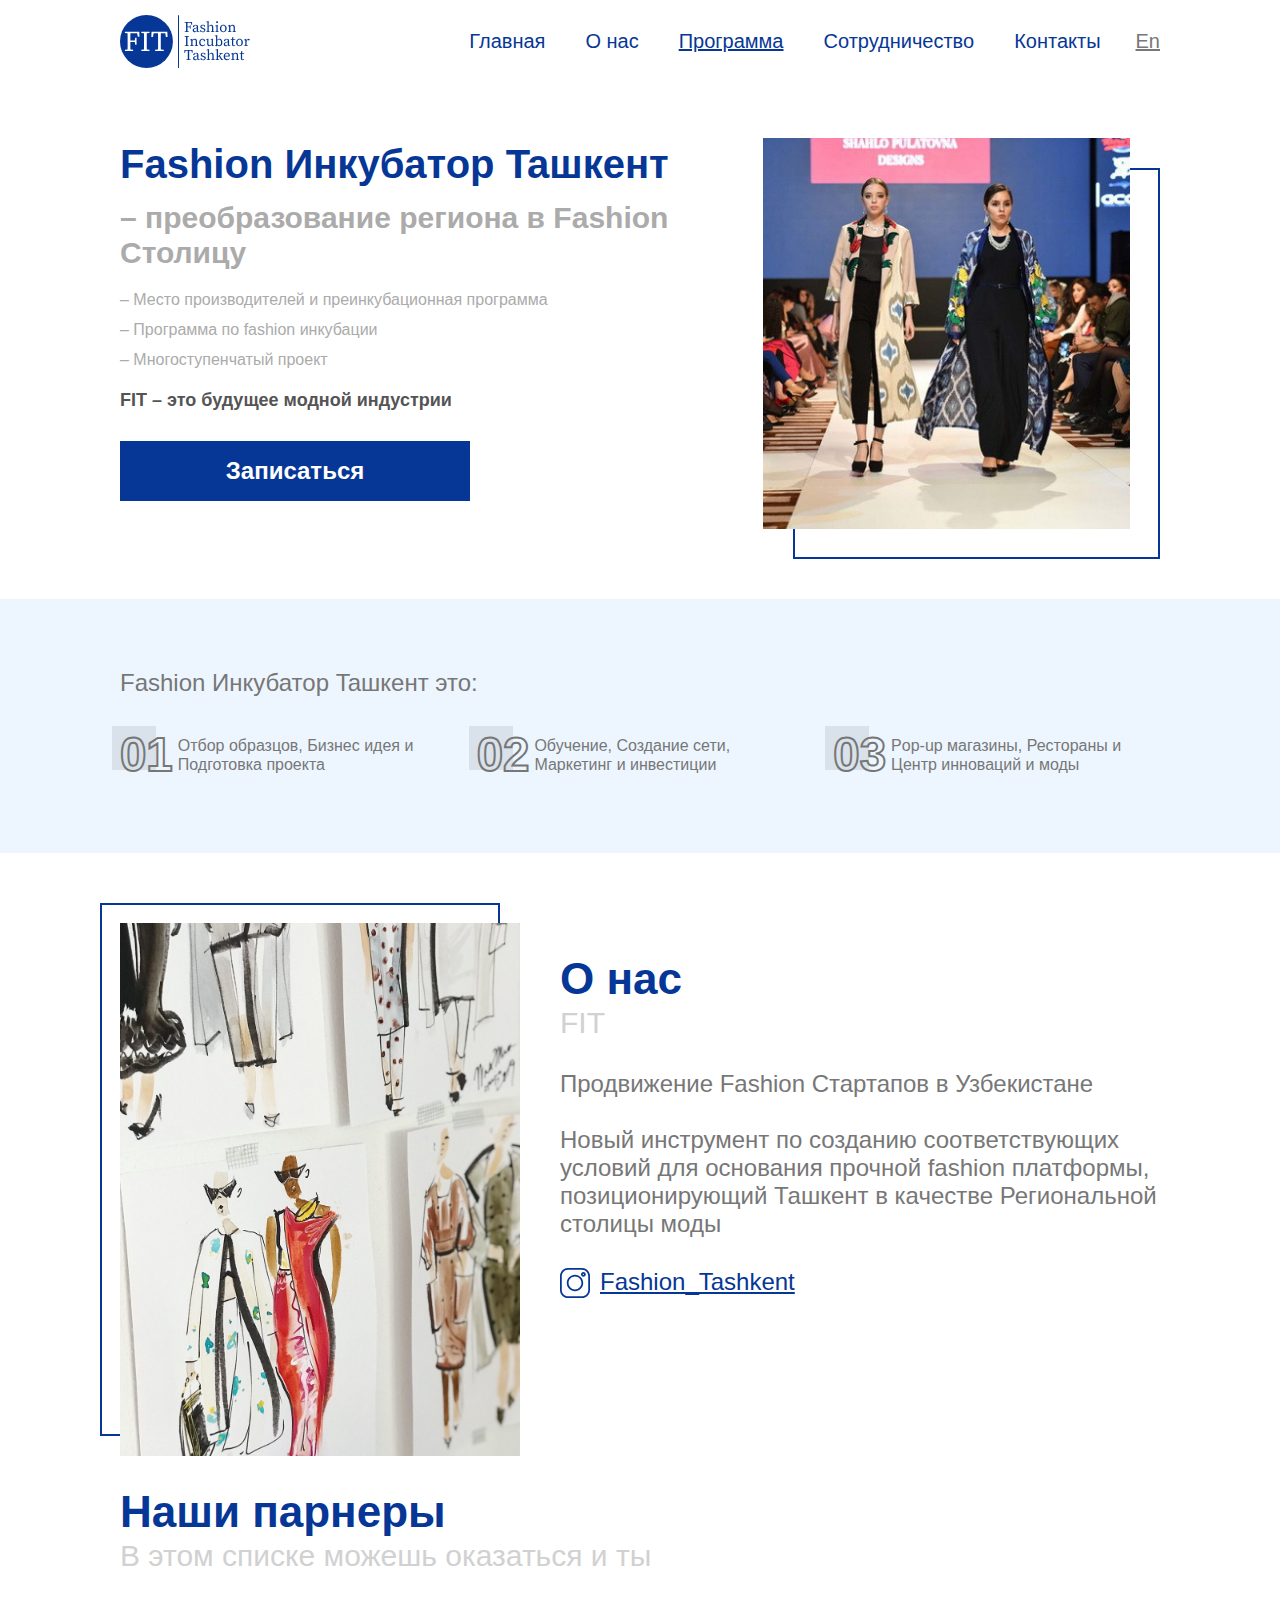
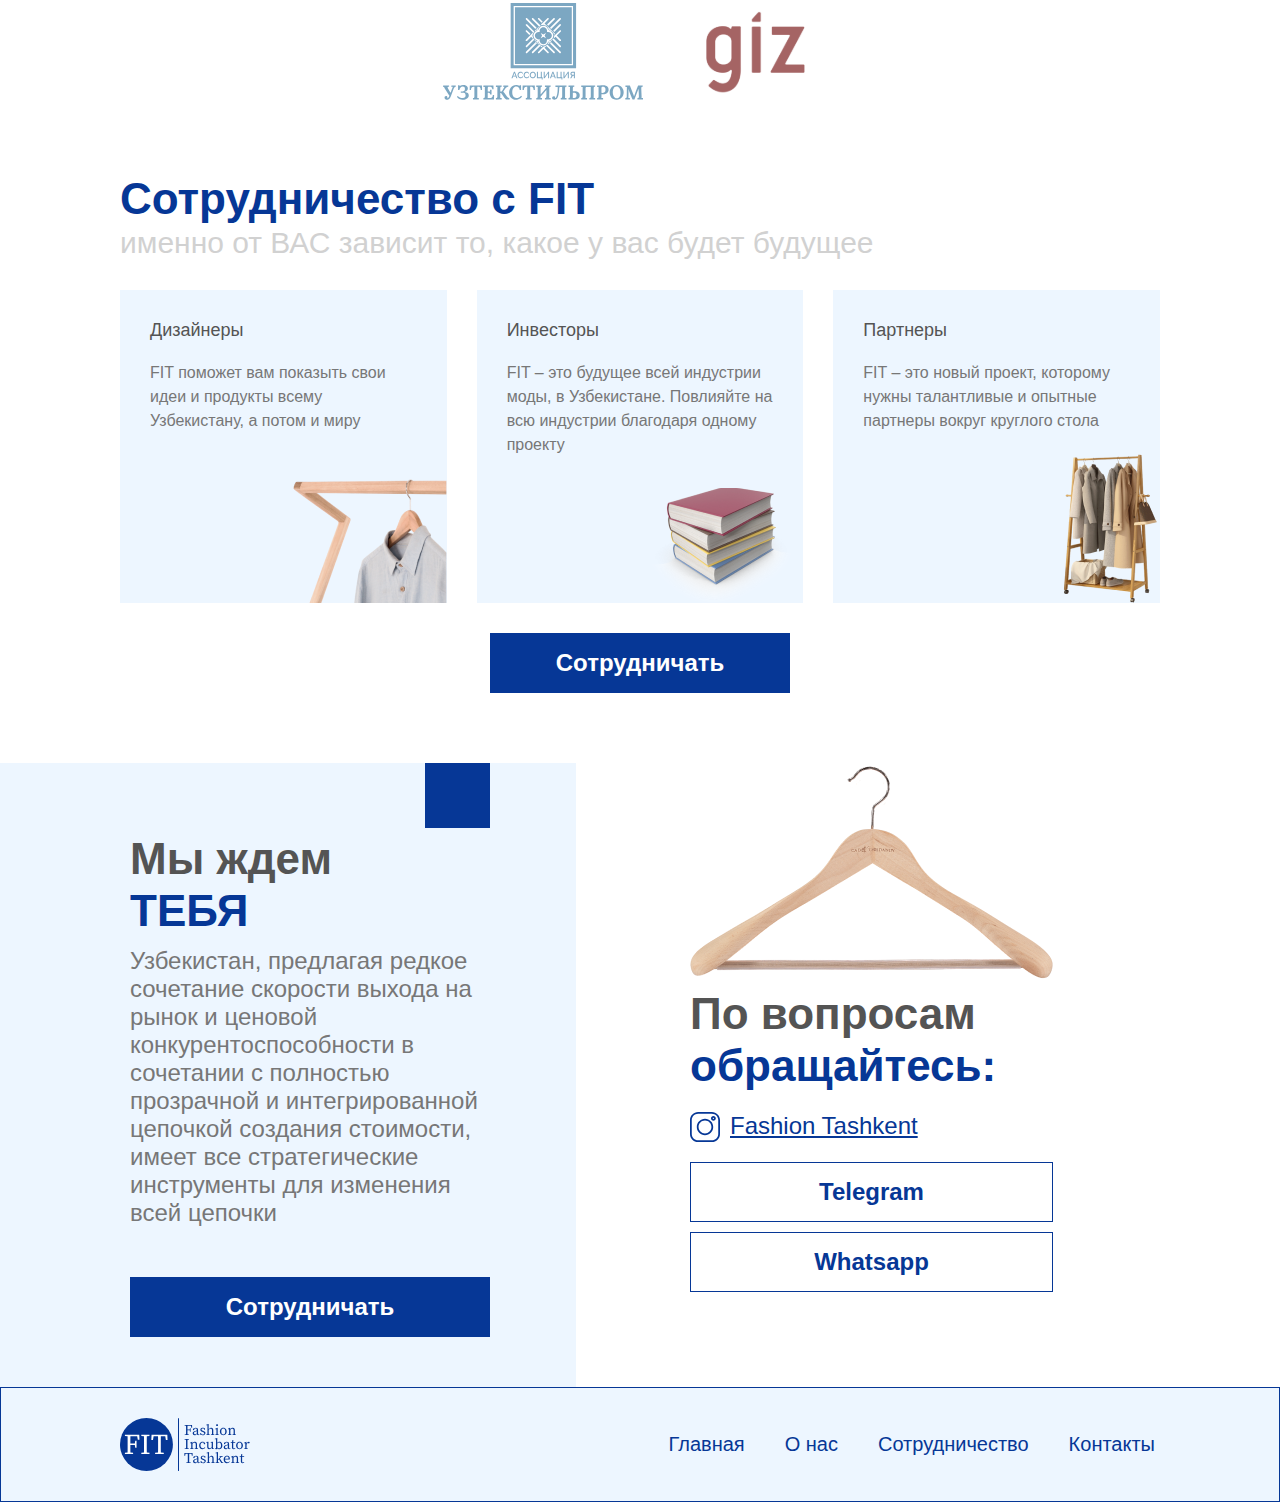
<file: index.html>
<!DOCTYPE html>
<html lang="en">
<head>
    <meta charset="UTF-8">
    <meta http-equiv="X-UA-Compatible" content="IE=edge">
    <meta name="viewport" content="width=device-width, initial-scale=1.0">
    <title>FIT (Fashion Incubator in Tashkent)</title>
    <link rel="stylesheet" href="css/reset.css">
    <link rel="stylesheet" href="css/main.css">
</head>
<body class="body">
    <div class="body__wrapper">
        <div class="header">
            <div class="header__container container">
                <div class="header__logo">
                    <a href="">
                        <img src="img/logo.svg" alt="FIT">
                    </a>
                </div>
                <div class="header__body">
                    <div id="header__list" class="header__list">
                        <div class="header__item">
                            <a class="header__link" href="#main">Главная</a>
                        </div>
                        <div class="header__item">
                            <a class="header__link" href="#about">О нас</a>
                        </div>
                        <div class="header__item">
                            <a class="header__link header__link-underline" href="presentation.html">Программа</a>
                        </div>
                        <div class="header__item">
                            <a class="header__link" href="#partnership">Сотрудничество</a>
                        </div>
                        <div class="header__item">
                            <a class="header__link" href="#contacts">Контакты</a>
                        </div>
                        <div class="header__lang">
                            <a href="indexEn.html">En</a>
                        </div>
                    </div>
                </div>
                <div class="menu__icon">
                    <span></span>
                </div>
            </div>
        </div>
        <div id="main" class="main">
            <div class="main__container container">
                <div class="main__text">
                    <h1 class="main__title">Fashion Инкубатор Taшкент 
                        </h1>
                    <div class="subtitle">
                        <p class="main__subtitle">– преобразование  региона в Fashion Столицу</p>
                        <p class="main__list">
                            – Место производителей и преинкубационная программа<br>
                            – Программа по fashion инкубации<br>
                            – Многоступенчатый проект
                            <br>
                        </p>
                        <p class="main__slogan">FIT – это будущее модной индустрии</p>
                    </div>
                    <a class="main__button button" target="_blank" href="https://forms.gle/j8xCzWFa3QPu8zXg9">Записаться</a>
                </div>
                <div class="main__image">
                    <img src="img/main.jpg" alt="Fashion Tashkent" class="img">
                </div>
            </div>
        </div>
        <div class="number">
            <div class="number__container container">
                <h2 class="number__title">Fashion Инкубатор Taшкент это:</h2>
                <div class="number__list">
                    <div class="number__item">
                        <div class="number__number">01</div>
                        <div class="number__text">Отбор образцов, Бизнес идея и Подготовка проекта</div>
                    </div>
                    <div class="number__item">
                        <div class="number__number">02</div>
                        <div class="number__text">Обучение, Создание сети, Маркетинг и инвестиции</div>
                    </div>
                    <div class="number__item">
                        <div class="number__number">03</div>
                        <div class="number__text">Pop-up магазины, Рестораны и Центр инноваций и моды</div>
                    </div>
                </div>
            </div>
        </div>
        <div id="about" class="about">
            <div class="about__container container">
                <div class="about__image">
                    <img src="img/about.jpg" alt="" class="img">
                </div>
                <div class="about__text">
                    <div class="about__header">
                        <h2 class="about__title title">О нас</h2>
                        <div class="about__subtitle subtitle">FIT</div>
                    </div>
                    <p class="about__description">Продвижение Fashion Стартапов в Узбекистане<br> <br>
                        Новый инструмент по созданию соответствующих условий для  основания прочной fashion платформы, позиционирующий  Ташкент в качестве Региональной столицы  моды
                    </p>
                    <a class="about__instagram" href="/">
                        <svg class="about__icon svg">
                            <use xlink:href="#instagram"></use>
                        </svg>
                        <p>Fashion_Tashkent</p>
                    </a>
                </div>
            </div>
        </div>
        <div class="partners">
            <div class="partners__container container">
                <div class="partners__text">
                    <h2 class="partners__title title">Наши парнеры</h2>
                    <p class="partners__subtitile subtitle">
                        В этом списке можешь оказаться и ты
                    </p>
                </div>
                <div class="partners__list">
                    <div class="partners__item">
                        <a href="https://uzts.uz/">
                            <img src="img/Uztextile.svg" alt="" class="img-contain">
                        </a>
                    </div>
                    <div class="partners__item">
                        <a href="https://www.giz.de/en/html/index.html">
                            <img src="img/giz_logo.svg" alt="" class="img">
                        </a>
                    </div>
                </div>
            </div>
        </div>
        <div id="partnership" class="partnership">
            <div class="partnership__container container">
                <div class="partnership__text">
                    <h2 class="partnership__title title">Сотрудничество с FIT</h2>
                    <p class="partnership__subtitile subtitle">
                        именно от ВАС зависит то, какое у вас будет будущее
                    </p>
                </div>
                <div class="partnership__list">
                    <div class="partnership__item parneritem">
                        <div class="parneritem__title">
                            Дизайнеры
                        </div>
                        <div class="parneritem__subtitle">
                            FIT поможет вам показыть свои идеи и продукты всему Узбекистану, а потом и миру
                        </div>
                        <div class="parneritem__image">
                            <img src="img/1.png" alt="">
                        </div>
                    </div>
                    <div class="partnership__item parneritem">
                        <div class="parneritem__title">
                            Инвесторы
                        </div>
                        <div class="parneritem__subtitle">
                            FIT – это будущее всей индустрии моды, в Узбекистане. Повлияйте на всю индустрии благодаря одному проекту
                        </div>
                        <div class="parneritem__image">
                            <img src="img/2.png" alt="">
                        </div>
                    </div>
                    <div class="partnership__item parneritem">
                        <div class="parneritem__title">
                            Партнеры
                        </div>
                        <div class="parneritem__subtitle">
                            FIT – это новый проект, которому нужны талантливые и опытные партнеры вокруг круглого стола
                        </div>
                        <div class="parneritem__image">
                            <img src="img/3.png" alt="clothes">
                        </div>
                    </div>
                </div>
                <a class="partnership__button button" target="_blank" href="https://forms.gle/j8xCzWFa3QPu8zXg9">Сотрудничать</a>
            </div>
        </div>
        <div id="contacts" class="contacts">
            <div class="contacts__container container">
                <div class="contacts__text">
                    <h2 class="contacts__title title">Мы ждем</h2>
                    <p class="contacts__subtitle title">ТЕБЯ</p>
                    <p class="contacts__description">
                        Узбекистан, предлагая редкое сочетание скорости выхода на рынок и ценовой конкурентоспособности в сочетании с полностью прозрачной и интегрированной цепочкой создания стоимости, имеет все стратегические инструменты для изменения всей цепочки
                    </p>
                    <a class="contacts__button button" target="_blank" href="https://forms.gle/j8xCzWFa3QPu8zXg9">Сотрудничать</a>
                </div>
                <div class="contacts__questions">
                    <div class="contact__img">
                        <img src="img/clothes.png" alt="Вешалка" class="img-contain">
                    </div>
                    <h2 class="contacts__title title">По вопросам</h2>
                    <p class="contacts__subtitle title">обращайтесь:</p>
                    <a class="contacts__instagram about__instagram" href="/">
                        <svg class="about__icon svg">
                            <use xlink:href="#instagram"></use>
                        </svg>
                        <p>Fashion Tashkent</p>
                    </a>
                    <div class="social">
                        <a class="social__buttons button" href="/">Telegram</a>
                        <a class="social__buttons button" href="/">Whatsapp</a>
                    </div>
                </div>
            </div>
        </div>
        <div class="footer">
            <div class="footer__container container">
                <div class="header__logo">
                    <a href="">
                        <img src="img/logo.svg" alt="FIT">
                    </a>
                </div>
                <div class="header__list footer__list">
                    <div class="header__item">
                        <a class="header__link" href="#main">Главная</a>
                    </div>
                    <div class="header__item">
                        <a class="header__link" href="#about">О нас</a>
                    </div>
                    <div class="header__item">
                        <a class="header__link" href="#partnership">Сотрудничество</a>
                    </div>
                    <div class="header__item">
                        <a class="header__link" href="#contacts">Контакты</a>
                    </div>
                </div>
            </div>
        </div>
    </div>


    <!-- Иконки -->
    <svg display="none">
        <symbol id="instagram" viewBox="0 0 30 30">
            <path d="M21.8792 0H8.12071C3.64288 0 0 3.64288 0 8.12071V21.8795C0 26.3571 3.64288 29.9999 8.12071 29.9999H21.8795C26.3571 29.9999 29.9999 26.3571 29.9999 21.8795V8.12071C29.9999 3.64288 26.3571 0 21.8792 0V0ZM28.2412 21.8795C28.2412 25.3873 25.3873 28.2412 21.8792 28.2412H8.12071C4.61265 28.2412 1.75872 25.3873 1.75872 21.8795V8.12071C1.75872 4.61265 4.61265 1.75872 8.12071 1.75872H21.8795C25.3873 1.75872 28.2412 4.61265 28.2412 8.12071V21.8795Z"/>
            <path d="M15 6.79688C10.4768 6.79688 6.79712 10.4766 6.79712 14.9998C6.79712 19.5229 10.4768 23.2026 15 23.2026C19.5232 23.2026 23.2029 19.5229 23.2029 14.9998C23.2029 10.4766 19.5232 6.79688 15 6.79688ZM15 21.4439C11.4468 21.4439 8.55584 18.5531 8.55584 14.9998C8.55584 11.4466 11.4468 8.5556 15 8.5556C18.5534 8.5556 21.4442 11.4466 21.4442 14.9998C21.4442 18.5531 18.5534 21.4439 15 21.4439Z"/>
            <path d="M23.399 3.88379C22.0623 3.88379 20.9751 4.9712 20.9751 6.30764C20.9751 7.64431 22.0623 8.73173 23.399 8.73173C24.7356 8.73173 25.823 7.64431 25.823 6.30764C25.823 4.97098 24.7356 3.88379 23.399 3.88379ZM23.399 6.97277C23.0323 6.97277 22.7338 6.67431 22.7338 6.30764C22.7338 5.94075 23.0323 5.64251 23.399 5.64251C23.7658 5.64251 24.0643 5.94075 24.0643 6.30764C24.0643 6.67431 23.7658 6.97277 23.399 6.97277Z"/>
        </symbol>
    </svg>

    <script src="js/script.js"></script>
</body>
</html>
</file>
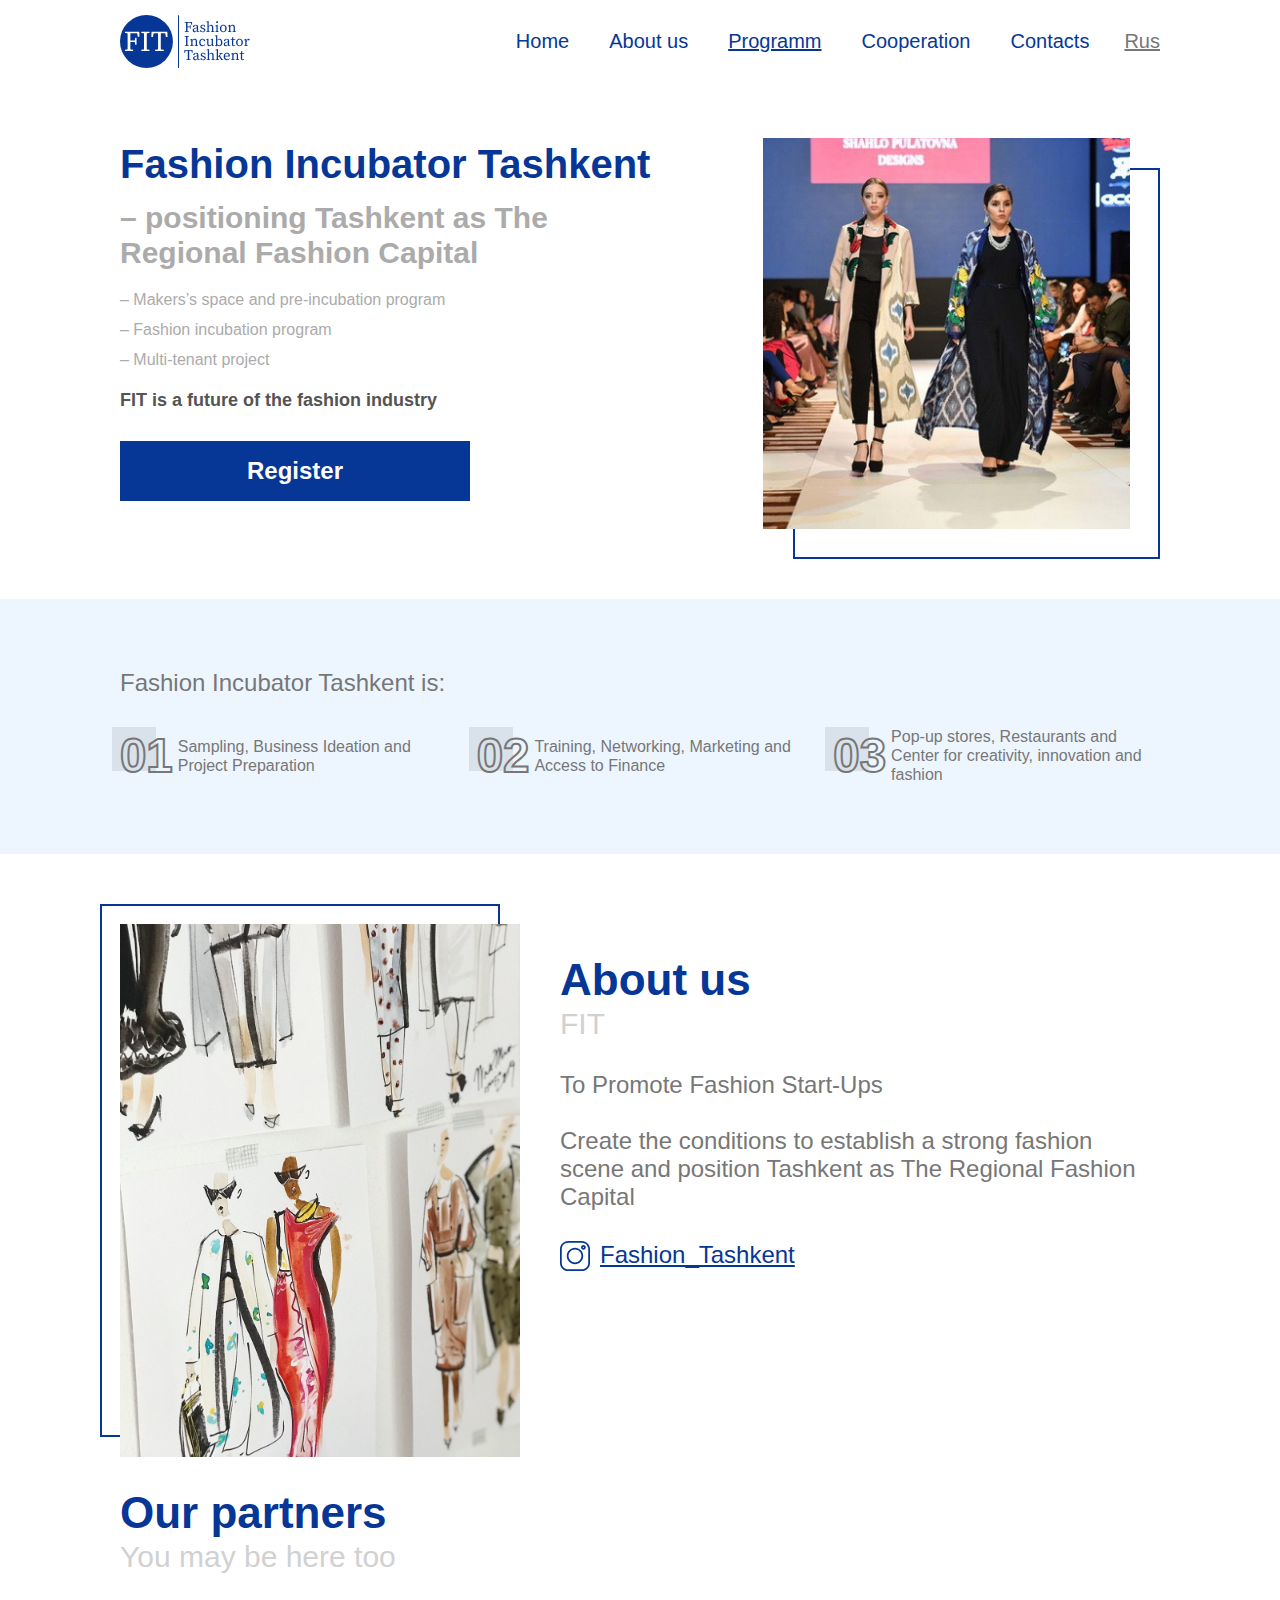
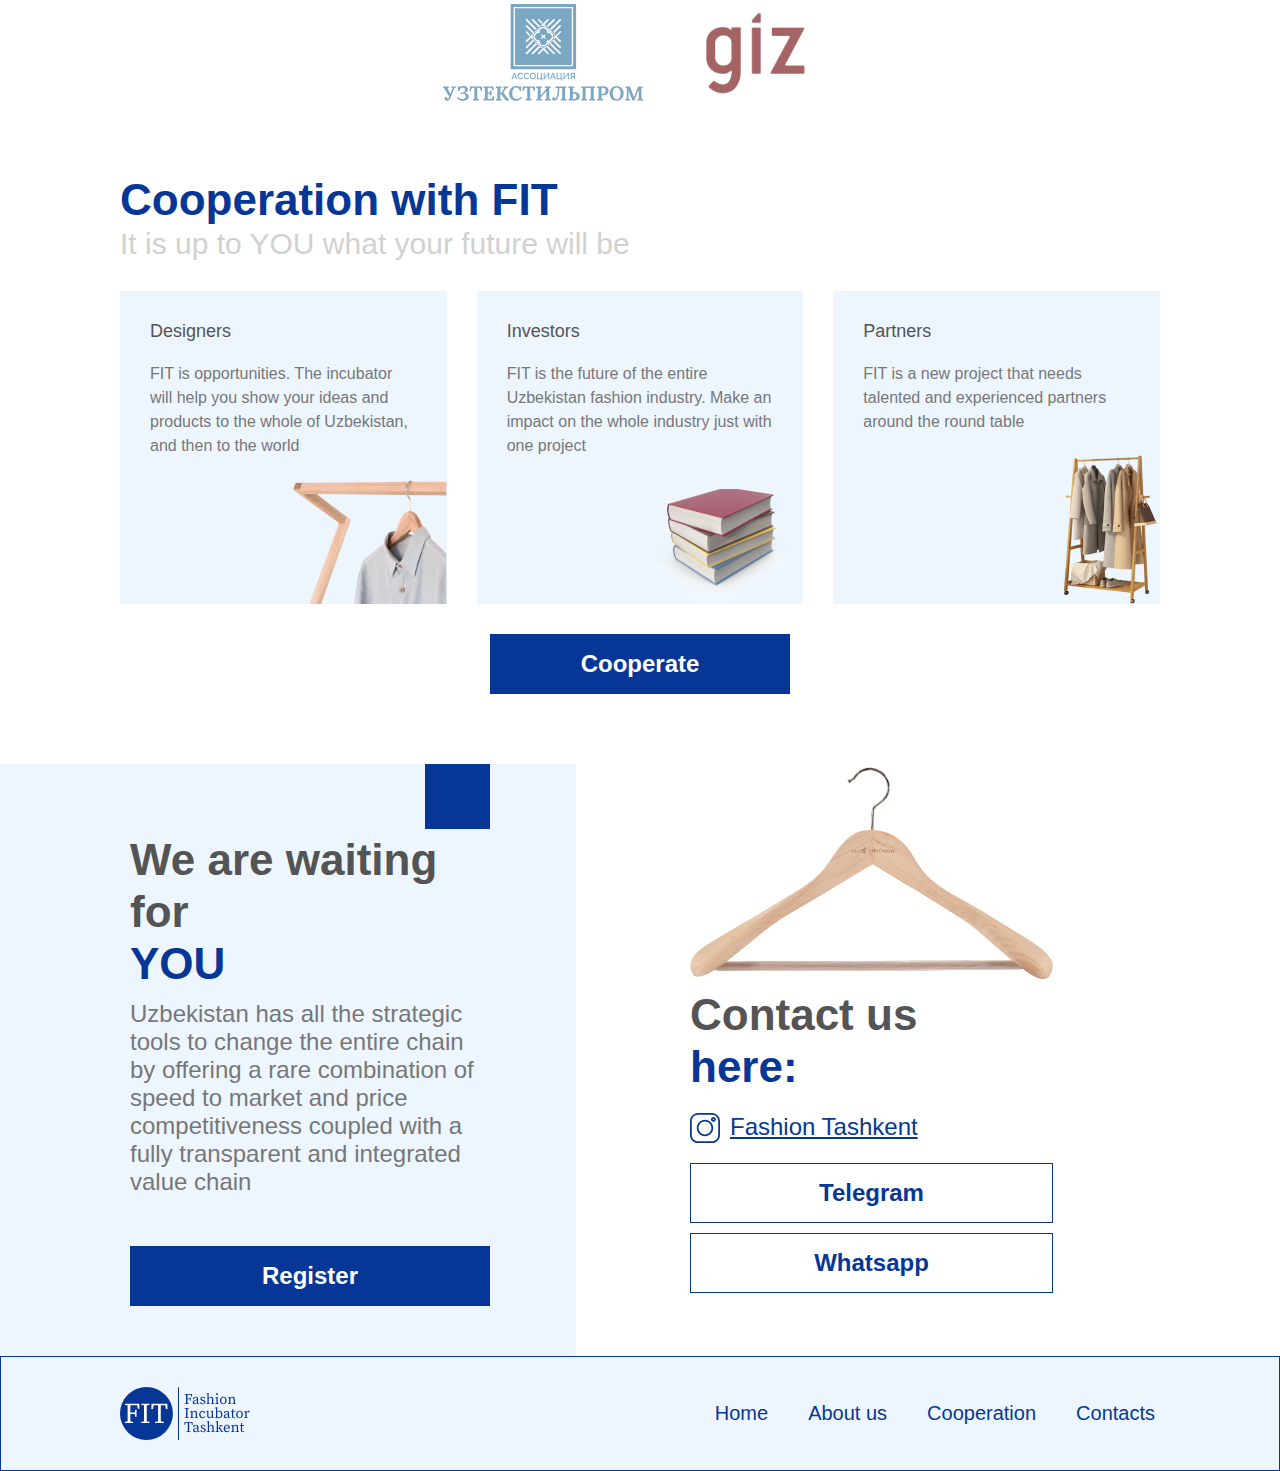
<file: indexEn.html>
<!DOCTYPE html>
<html lang="en">
<head>
    <meta charset="UTF-8">
    <meta http-equiv="X-UA-Compatible" content="IE=edge">
    <meta name="viewport" content="width=device-width, initial-scale=1.0">
    <title>FIT (Fashion Incubator in Tashkent)</title>
    <link rel="stylesheet" href="css/reset.css">
    <link rel="stylesheet" href="css/main.css">
</head>
<body class="body">
    <div class="body__wrapper">
        <div class="header">
            <div class="header__container container">
                <div class="header__logo">
                    <a href="">
                        <img src="img/logo.svg" alt="FIT">
                    </a>
                </div>
                <div class="header__body">
                    <div id="header__list" class="header__list">
                        <div class="header__item">
                            <a class="header__link" href="#main">Home</a>
                        </div>
                        <div class="header__item">
                            <a class="header__link" href="#about">About us</a>
                        </div>
                        <div class="header__item">
                            <a class="header__link header__link-underline" href="presentationEn.html">Programm</a>
                        </div>
                        <div class="header__item">
                            <a class="header__link" href="#partnership">Соoperation</a>
                        </div>
                        <div class="header__item">
                            <a class="header__link" href="#contacts">Contacts</a>
                        </div>
                        <div class="header__lang">
                            <a href="index.html">Rus</a>
                        </div>
                    </div>
                </div>
                <div class="menu__icon">
                    <span></span>
                </div>
            </div>
        </div>
        <div id="main" class="main">
            <div class="main__container container">
                <div class="main__text">
                    <h1 class="main__title">Fashion Incubator Tashkent</h1>
                    <div class="subtitle">
                        <p class="main__subtitle">– positioning Tashkent as The Regional Fashion Capital</p>
                        <p class="main__list">
                            – Makers’s space and pre-incubation program<br>
                            – Fashion incubation program<br>
                            – Multi-tenant project
                            <br>
                        </p>
                        <p class="main__slogan">FIT is a future of the fashion industry</p>
                    </div>
                    <a class="main__button button" target="_blank" href="https://forms.gle/j8xCzWFa3QPu8zXg9">Register</a>
                </div>
                <div class="main__image">
                    <img src="img/main.jpg" alt="Fashion Tashkent" class="img">
                </div>
            </div>
        </div>
        <div class="number">
            <div class="number__container container">
                <h2 class="number__title">Fashion Incubator Tashkent is:</h2>
                <div class="number__list">
                    <div class="number__item">
                        <div class="number__number">01</div>
                        <div class="number__text">Sampling, Business Ideation and Project Preparation</div>
                    </div>
                    <div class="number__item">
                        <div class="number__number">02</div>
                        <div class="number__text">Training, Networking, Marketing and Access to Finance</div>
                    </div>
                    <div class="number__item">
                        <div class="number__number">03</div>
                        <div class="number__text">Pop-up stores, Restaurants and Center for creativity, innovation and fashion</div>
                    </div>
                </div>
            </div>
        </div>
        <div id="about" class="about">
            <div class="about__container container">
                <div class="about__image">
                    <img src="img/about.jpg" alt="" class="img">
                </div>
                <div class="about__text">
                    <div class="about__header">
                        <h2 class="about__title title">About us</h2>
                        <div class="about__subtitle subtitle">FIT</div>
                    </div>
                    <p class="about__description">To Promote Fashion Start-Ups<br> <br>
                        Create the conditions to establish a strong fashion scene and position Tashkent as The Regional Fashion Capital
                    </p>
                    <a class="about__instagram" href="/">
                        <svg class="about__icon svg">
                            <use xlink:href="#instagram"></use>
                        </svg>
                        <p>Fashion_Tashkent</p>
                    </a>
                </div>
            </div>
        </div>
        <div class="partners">
            <div class="partners__container container">
                <div class="partners__text">
                    <h2 class="partners__title title">Our partners</h2>
                    <p class="partners__subtitile subtitle">
                        You may be here too
                    </p>
                </div>
                <div class="partners__list">
                    <div class="partners__item">
                        <a href="https://uzts.uz/">
                            <img src="img/Uztextile.svg" alt="" class="img-contain">
                        </a>
                    </div>
                    <div class="partners__item">
                        <a href="https://www.giz.de/en/html/index.html">
                            <img src="img/giz_logo.svg" alt="" class="img">
                        </a>
                    </div>
                </div>
            </div>
        </div>
        <div id="partnership" class="partnership">
            <div class="partnership__container container">
                <div class="partnership__text">
                    <h2 class="partnership__title title">Соoperation with FIT</h2>
                    <p class="partnership__subtitile subtitle">
                        It is up to YOU what your future will be
                    </p>
                </div>
                <div class="partnership__list">
                    <div class="partnership__item parneritem">
                        <div class="parneritem__title">
                            Designers
                        </div>
                        <div class="parneritem__subtitle">
                            FIT is opportunities. The incubator will help you show your ideas and products to the whole of Uzbekistan, and then to the world
                        </div>
                        <div class="parneritem__image">
                            <img src="img/1.png" alt="">
                        </div>
                    </div>
                    <div class="partnership__item parneritem">
                        <div class="parneritem__title">
                            Investors
                        </div>
                        <div class="parneritem__subtitle">
                            FIT is the future of the entire Uzbekistan fashion industry. Make an impact on the whole industry just with one project
                        </div>
                        <div class="parneritem__image">
                            <img src="img/2.png" alt="">
                        </div>
                    </div>
                    <div class="partnership__item parneritem">
                        <div class="parneritem__title">
                            Partners
                        </div>
                        <div class="parneritem__subtitle">
                            FIT is a new project that needs talented and experienced partners around the round table
                        </div>
                        <div class="parneritem__image">
                            <img src="img/3.png" alt="clothes">
                        </div>
                    </div>
                </div>
                <a class="partnership__button button" target="_blank" href="https://forms.gle/j8xCzWFa3QPu8zXg9">Cooperate</a>
            </div>
        </div>
        <div id="contacts" class="contacts">
            <div class="contacts__container container">
                <div class="contacts__text">
                    <h2 class="contacts__title title">We are waiting for</h2>
                    <p class="contacts__subtitle title">YOU</p>
                    <p class="contacts__description">
                        Uzbekistan has all the strategic tools to change the entire chain by offering a rare combination of speed to market and price competitiveness coupled with a fully transparent and integrated value chain
                    </p>
                    <a class="contacts__button button" target="_blank" href="https://forms.gle/j8xCzWFa3QPu8zXg9">Register</a>
                </div>
                <div class="contacts__questions">
                    <div class="contact__img">
                        <img src="img/clothes.png" alt="Вешалка" class="img-contain">
                    </div>
                    <h2 class="contacts__title title">Contact us</h2>
                    <p class="contacts__subtitle title">here:</p>
                    <a class="contacts__instagram about__instagram" href="/">
                        <svg class="about__icon svg">
                            <use xlink:href="#instagram"></use>
                        </svg>
                        <p>Fashion Tashkent</p>
                    </a>
                    <div class="social">
                        <a class="social__buttons button" href="/">Telegram</a>
                        <a class="social__buttons button" href="/">Whatsapp</a>
                    </div>
                </div>
            </div>
        </div>
        <div class="footer">
            <div class="footer__container container">
                <div class="header__logo">
                    <a href="">
                        <img src="img/logo.svg" alt="FIT">
                    </a>
                </div>
                <div class="header__list footer__list">
                    <div class="header__item">
                        <a class="header__link" href="#main">Home</a>
                    </div>
                    <div class="header__item">
                        <a class="header__link" href="#about">About us</a>
                    </div>
                    <div class="header__item">
                        <a class="header__link" href="#partnership">Cooperation</a>
                    </div>
                    <div class="header__item">
                        <a class="header__link" href="#contacts">Contacts</a>
                    </div>
                </div>
            </div>
        </div>
    </div>


    <!-- Иконки -->
    <svg display="none">
        <symbol id="instagram" viewBox="0 0 30 30">
            <path d="M21.8792 0H8.12071C3.64288 0 0 3.64288 0 8.12071V21.8795C0 26.3571 3.64288 29.9999 8.12071 29.9999H21.8795C26.3571 29.9999 29.9999 26.3571 29.9999 21.8795V8.12071C29.9999 3.64288 26.3571 0 21.8792 0V0ZM28.2412 21.8795C28.2412 25.3873 25.3873 28.2412 21.8792 28.2412H8.12071C4.61265 28.2412 1.75872 25.3873 1.75872 21.8795V8.12071C1.75872 4.61265 4.61265 1.75872 8.12071 1.75872H21.8795C25.3873 1.75872 28.2412 4.61265 28.2412 8.12071V21.8795Z"/>
            <path d="M15 6.79688C10.4768 6.79688 6.79712 10.4766 6.79712 14.9998C6.79712 19.5229 10.4768 23.2026 15 23.2026C19.5232 23.2026 23.2029 19.5229 23.2029 14.9998C23.2029 10.4766 19.5232 6.79688 15 6.79688ZM15 21.4439C11.4468 21.4439 8.55584 18.5531 8.55584 14.9998C8.55584 11.4466 11.4468 8.5556 15 8.5556C18.5534 8.5556 21.4442 11.4466 21.4442 14.9998C21.4442 18.5531 18.5534 21.4439 15 21.4439Z"/>
            <path d="M23.399 3.88379C22.0623 3.88379 20.9751 4.9712 20.9751 6.30764C20.9751 7.64431 22.0623 8.73173 23.399 8.73173C24.7356 8.73173 25.823 7.64431 25.823 6.30764C25.823 4.97098 24.7356 3.88379 23.399 3.88379ZM23.399 6.97277C23.0323 6.97277 22.7338 6.67431 22.7338 6.30764C22.7338 5.94075 23.0323 5.64251 23.399 5.64251C23.7658 5.64251 24.0643 5.94075 24.0643 6.30764C24.0643 6.67431 23.7658 6.97277 23.399 6.97277Z"/>
        </symbol>
    </svg>

    <script src="js/script.js"></script>
</body>
</html>
</file>
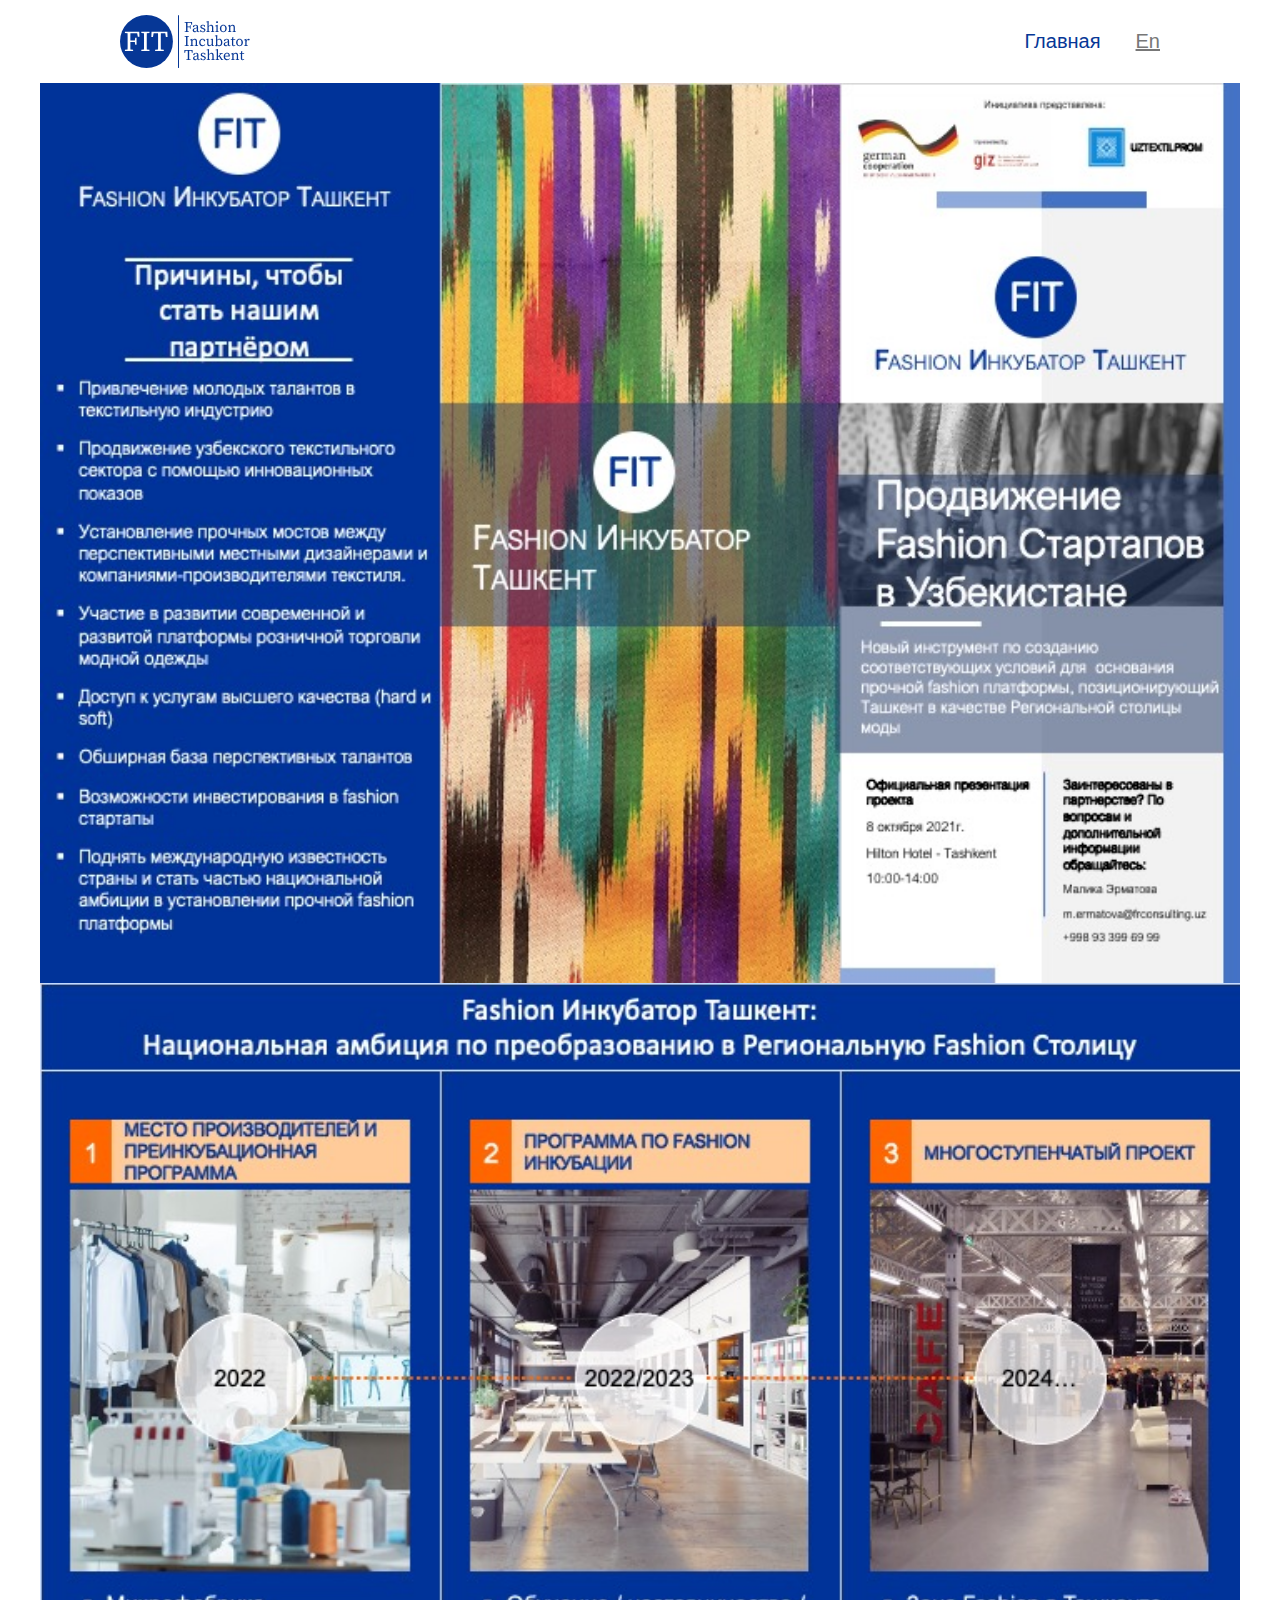
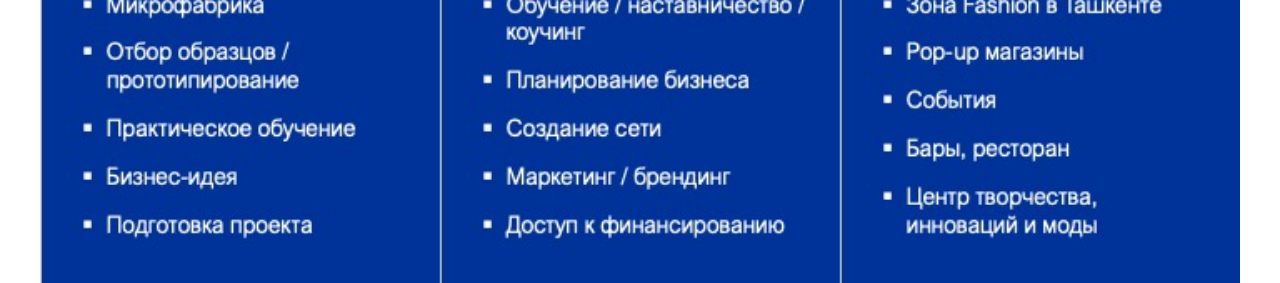
<file: presentation.html>
<!DOCTYPE html>
<html lang="en">
<head>
    <meta charset="UTF-8">
    <meta http-equiv="X-UA-Compatible" content="IE=edge">
    <meta name="viewport" content="width=device-width, initial-scale=1.0">
    <title>FIT (Fashion Incubator in Tashkent)</title>
    <link rel="stylesheet" href="css/reset.css">
    <link rel="stylesheet" href="css/main.css">
</head>
<body class="body">
    <div class="body__wrapper">
        <div class="header">
            <div class="header__container container">
                <div class="header__logo">
                    <a href="index.html">
                        <img src="img/logo.svg" alt="FIT">
                    </a>
                </div>
                <div class="header__body">
                    <div id="header__list" class="header__list">
                        <div class="header__item">
                            <a class="header__link" href="index.html">Главная</a>
                        </div>
                        <div class="header__lang">
                            <a href="indexEn.html">En</a>
                        </div>
                    </div>
                </div>
                <div class="menu__icon">
                    <span></span>
                </div>
            </div>
        </div>
        <div class="body__pucture">
            <img src="img/BpRu1.jpeg" alt="">
        </div>
        <div class="body__pucture">
            <img src="img/BpRu2.jpeg" alt="">
        </div>
    </div>


    <!-- Иконки -->
    <svg display="none">
        <symbol id="instagram" viewBox="0 0 30 30">
            <path d="M21.8792 0H8.12071C3.64288 0 0 3.64288 0 8.12071V21.8795C0 26.3571 3.64288 29.9999 8.12071 29.9999H21.8795C26.3571 29.9999 29.9999 26.3571 29.9999 21.8795V8.12071C29.9999 3.64288 26.3571 0 21.8792 0V0ZM28.2412 21.8795C28.2412 25.3873 25.3873 28.2412 21.8792 28.2412H8.12071C4.61265 28.2412 1.75872 25.3873 1.75872 21.8795V8.12071C1.75872 4.61265 4.61265 1.75872 8.12071 1.75872H21.8795C25.3873 1.75872 28.2412 4.61265 28.2412 8.12071V21.8795Z"/>
            <path d="M15 6.79688C10.4768 6.79688 6.79712 10.4766 6.79712 14.9998C6.79712 19.5229 10.4768 23.2026 15 23.2026C19.5232 23.2026 23.2029 19.5229 23.2029 14.9998C23.2029 10.4766 19.5232 6.79688 15 6.79688ZM15 21.4439C11.4468 21.4439 8.55584 18.5531 8.55584 14.9998C8.55584 11.4466 11.4468 8.5556 15 8.5556C18.5534 8.5556 21.4442 11.4466 21.4442 14.9998C21.4442 18.5531 18.5534 21.4439 15 21.4439Z"/>
            <path d="M23.399 3.88379C22.0623 3.88379 20.9751 4.9712 20.9751 6.30764C20.9751 7.64431 22.0623 8.73173 23.399 8.73173C24.7356 8.73173 25.823 7.64431 25.823 6.30764C25.823 4.97098 24.7356 3.88379 23.399 3.88379ZM23.399 6.97277C23.0323 6.97277 22.7338 6.67431 22.7338 6.30764C22.7338 5.94075 23.0323 5.64251 23.399 5.64251C23.7658 5.64251 24.0643 5.94075 24.0643 6.30764C24.0643 6.67431 23.7658 6.97277 23.399 6.97277Z"/>
        </symbol>
    </svg>

    <script src="js/script.js"></script>
</body>
</html>
</file>
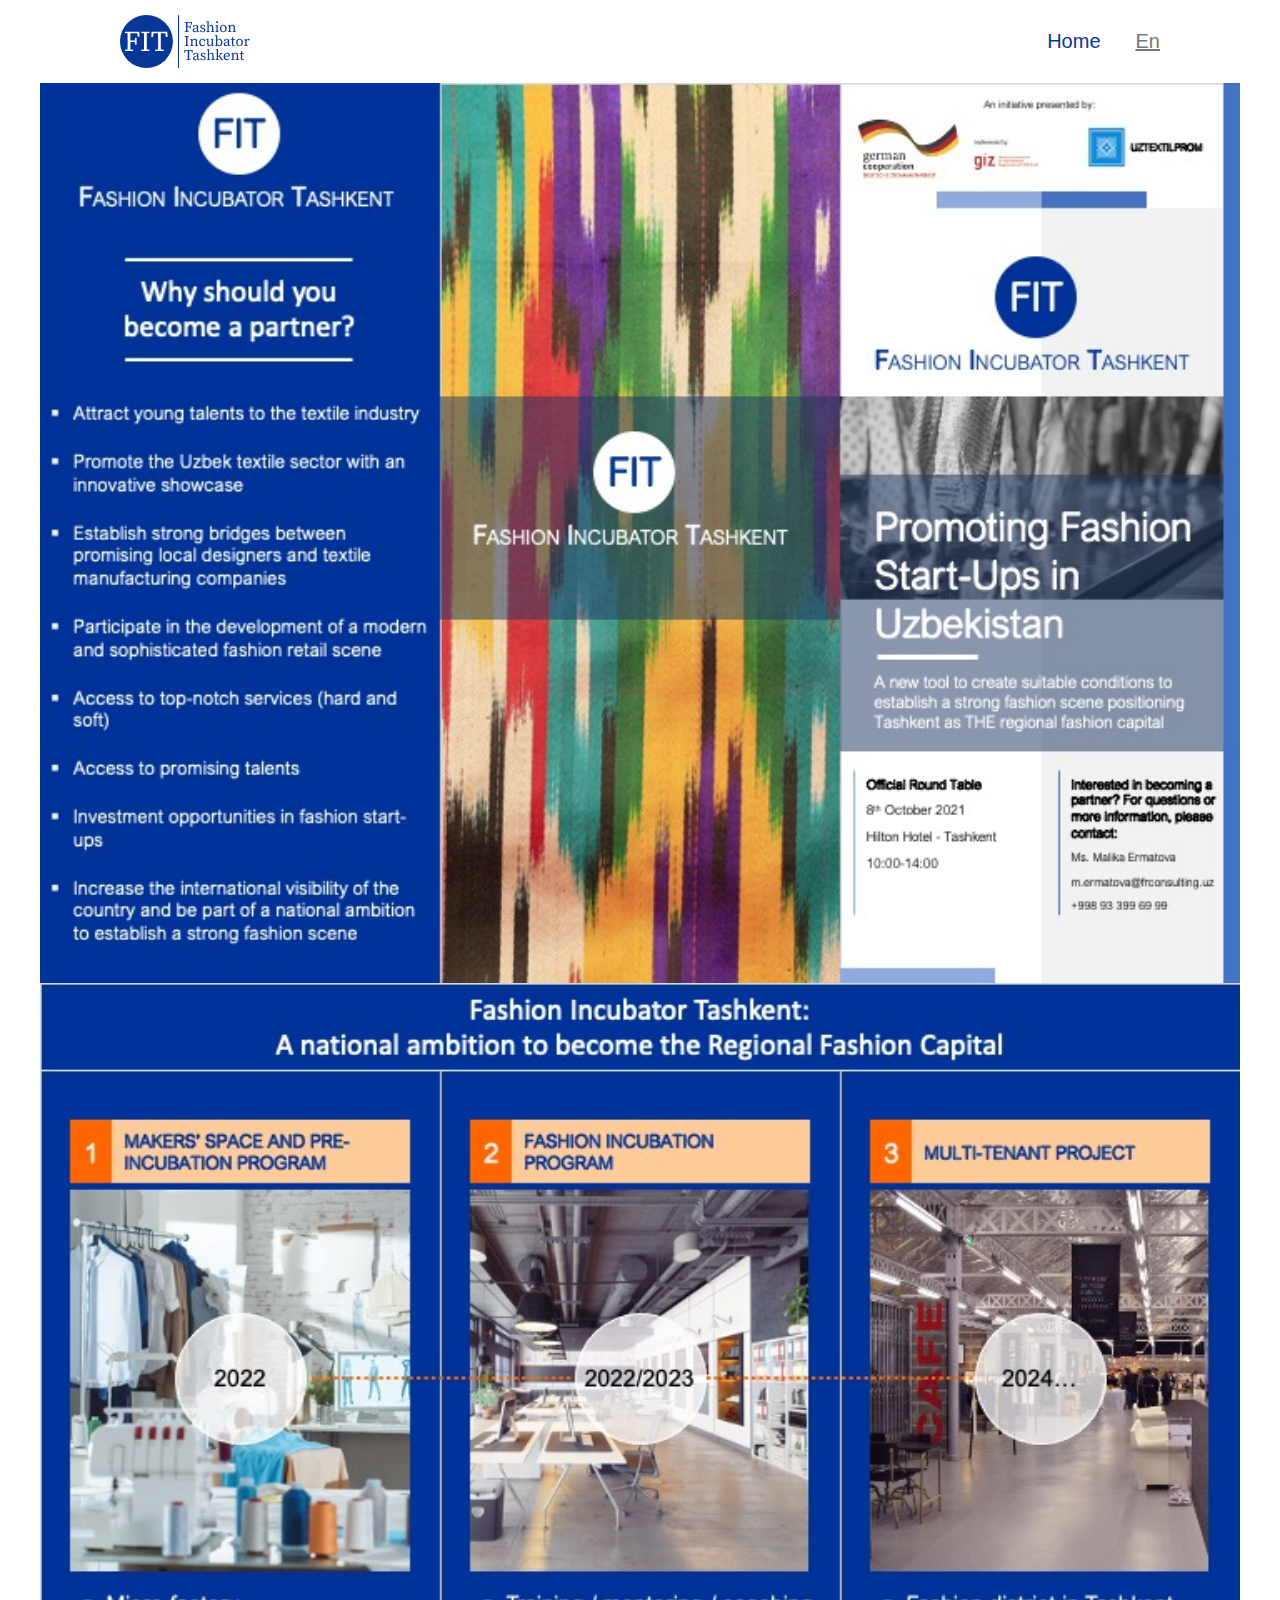
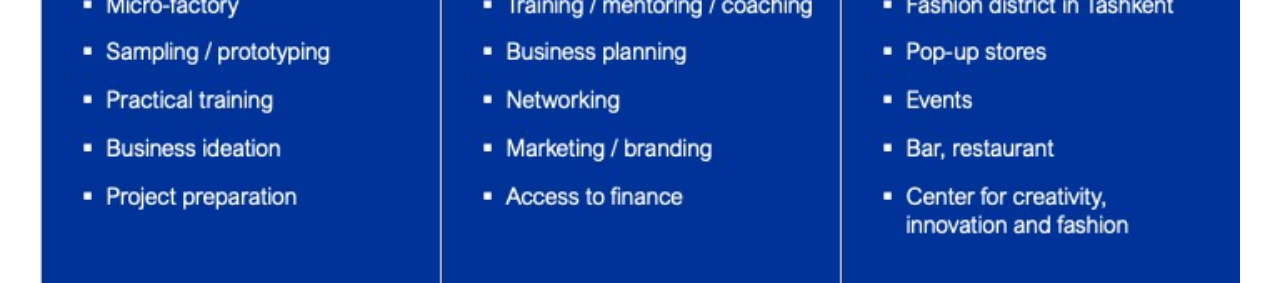
<file: presentationEn.html>
<!DOCTYPE html>
<html lang="en">
<head>
    <meta charset="UTF-8">
    <meta http-equiv="X-UA-Compatible" content="IE=edge">
    <meta name="viewport" content="width=device-width, initial-scale=1.0">
    <title>FIT (Fashion Incubator in Tashkent)</title>
    <link rel="stylesheet" href="css/reset.css">
    <link rel="stylesheet" href="css/main.css">
</head>
<body class="body">
    <div class="body__wrapper">
        <div class="header">
            <div class="header__container container">
                <div class="header__logo">
                    <a href="indexEn.html">
                        <img src="img/logo.svg" alt="FIT">
                    </a>
                </div>
                <div class="header__body">
                    <div id="header__list" class="header__list">
                        <div class="header__item">
                            <a class="header__link" href="index.html">Home</a>
                        </div>
                        <div class="header__lang">
                            <a href="indexEn.html">En</a>
                        </div>
                    </div>
                </div>
                <div class="menu__icon">
                    <span></span>
                </div>
            </div>
        </div>
        <div class="body__pucture">
            <img src="img/BpEn1.jpeg" alt="">
        </div>
        <div class="body__pucture">
            <img src="img/BpEn2.jpeg" alt="">
        </div>
    </div>


    <!-- Иконки -->
    <svg display="none">
        <symbol id="instagram" viewBox="0 0 30 30">
            <path d="M21.8792 0H8.12071C3.64288 0 0 3.64288 0 8.12071V21.8795C0 26.3571 3.64288 29.9999 8.12071 29.9999H21.8795C26.3571 29.9999 29.9999 26.3571 29.9999 21.8795V8.12071C29.9999 3.64288 26.3571 0 21.8792 0V0ZM28.2412 21.8795C28.2412 25.3873 25.3873 28.2412 21.8792 28.2412H8.12071C4.61265 28.2412 1.75872 25.3873 1.75872 21.8795V8.12071C1.75872 4.61265 4.61265 1.75872 8.12071 1.75872H21.8795C25.3873 1.75872 28.2412 4.61265 28.2412 8.12071V21.8795Z"/>
            <path d="M15 6.79688C10.4768 6.79688 6.79712 10.4766 6.79712 14.9998C6.79712 19.5229 10.4768 23.2026 15 23.2026C19.5232 23.2026 23.2029 19.5229 23.2029 14.9998C23.2029 10.4766 19.5232 6.79688 15 6.79688ZM15 21.4439C11.4468 21.4439 8.55584 18.5531 8.55584 14.9998C8.55584 11.4466 11.4468 8.5556 15 8.5556C18.5534 8.5556 21.4442 11.4466 21.4442 14.9998C21.4442 18.5531 18.5534 21.4439 15 21.4439Z"/>
            <path d="M23.399 3.88379C22.0623 3.88379 20.9751 4.9712 20.9751 6.30764C20.9751 7.64431 22.0623 8.73173 23.399 8.73173C24.7356 8.73173 25.823 7.64431 25.823 6.30764C25.823 4.97098 24.7356 3.88379 23.399 3.88379ZM23.399 6.97277C23.0323 6.97277 22.7338 6.67431 22.7338 6.30764C22.7338 5.94075 23.0323 5.64251 23.399 5.64251C23.7658 5.64251 24.0643 5.94075 24.0643 6.30764C24.0643 6.67431 23.7658 6.97277 23.399 6.97277Z"/>
        </symbol>
    </svg>

    <script src="js/script.js"></script>
</body>
</html>
</file>
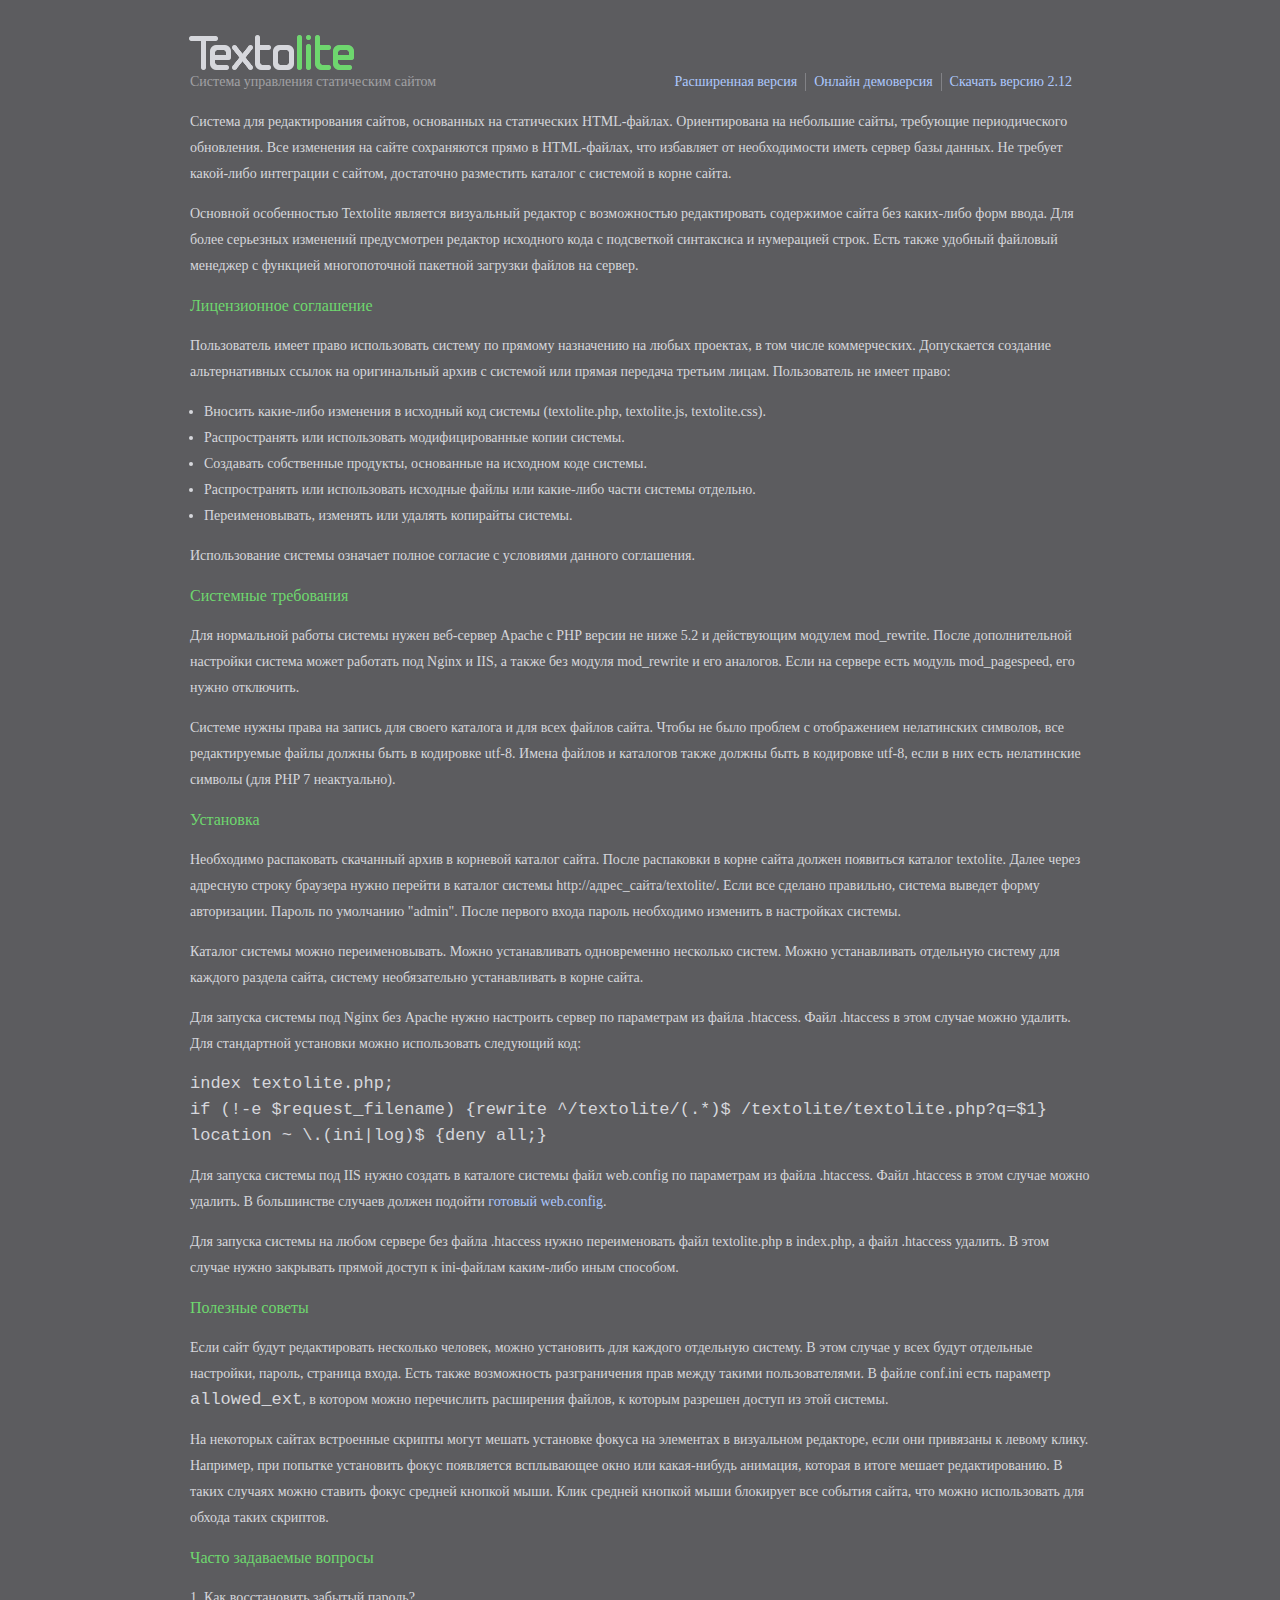
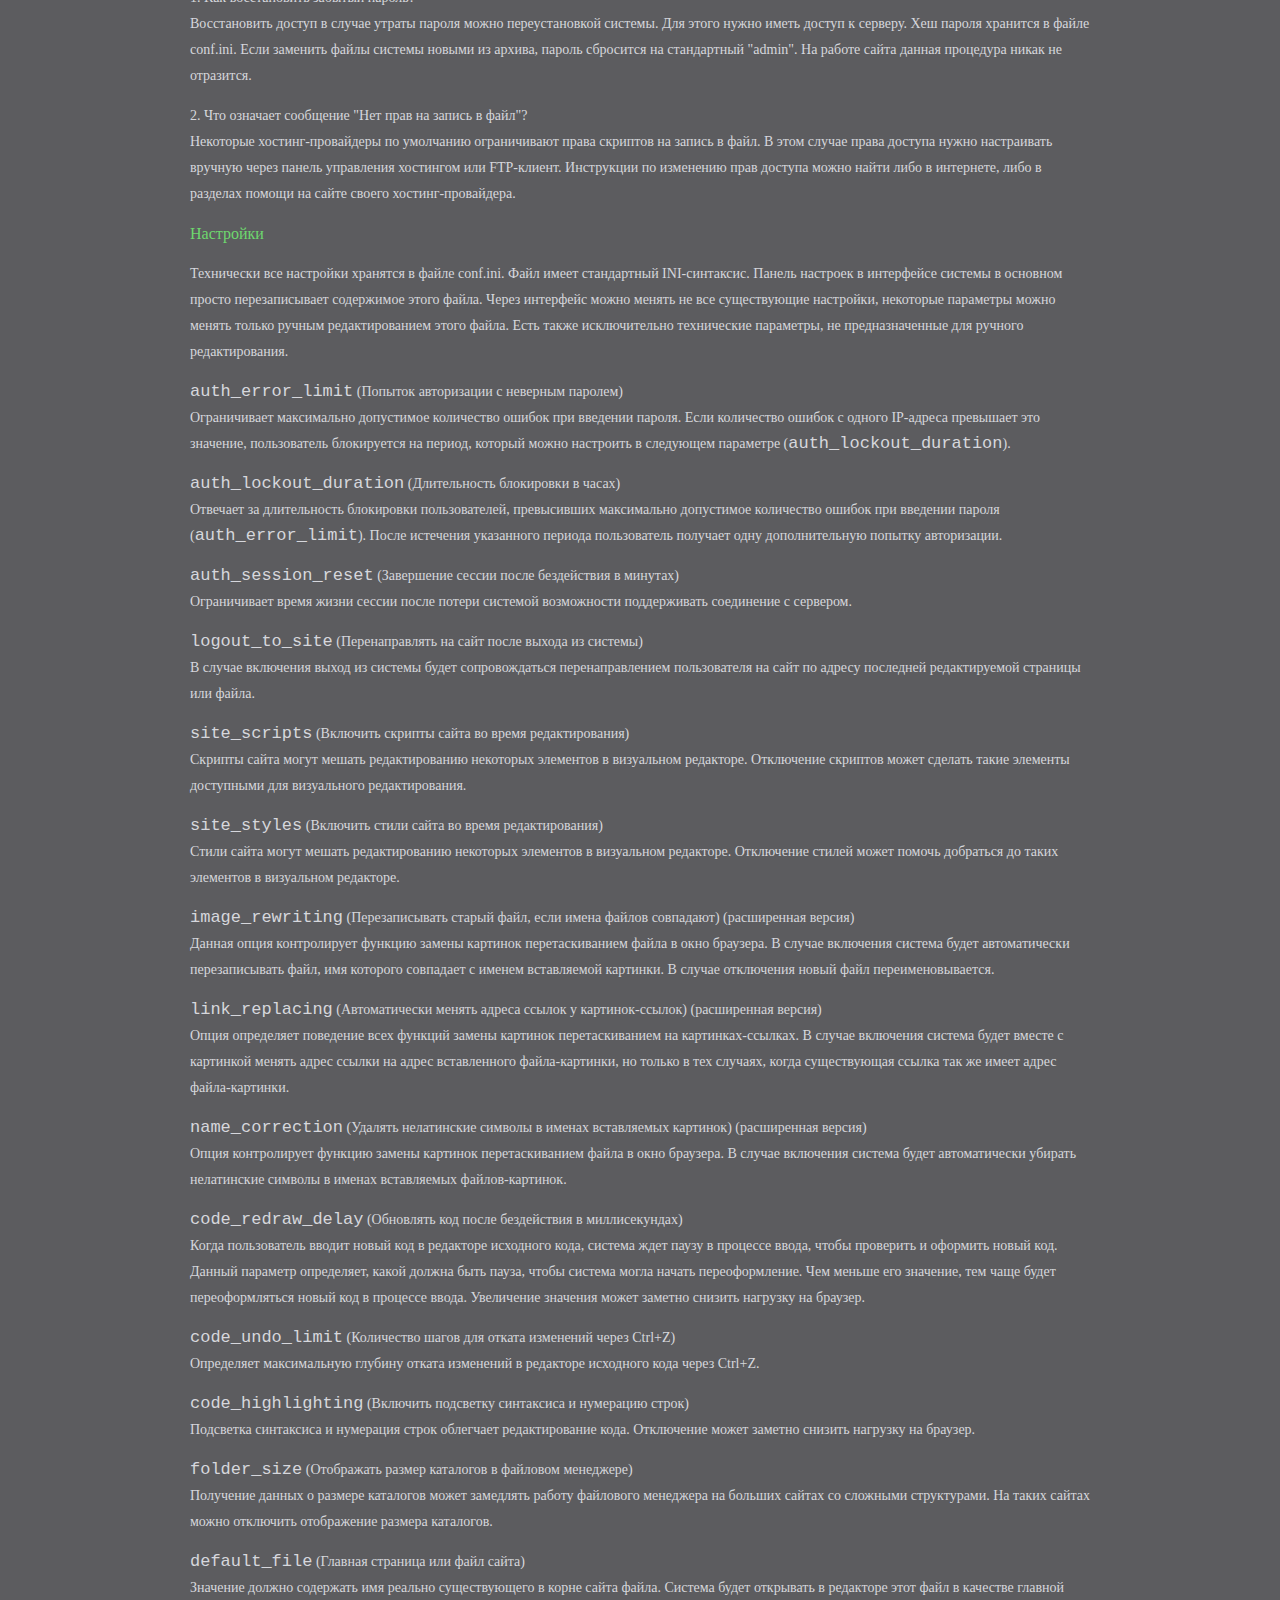
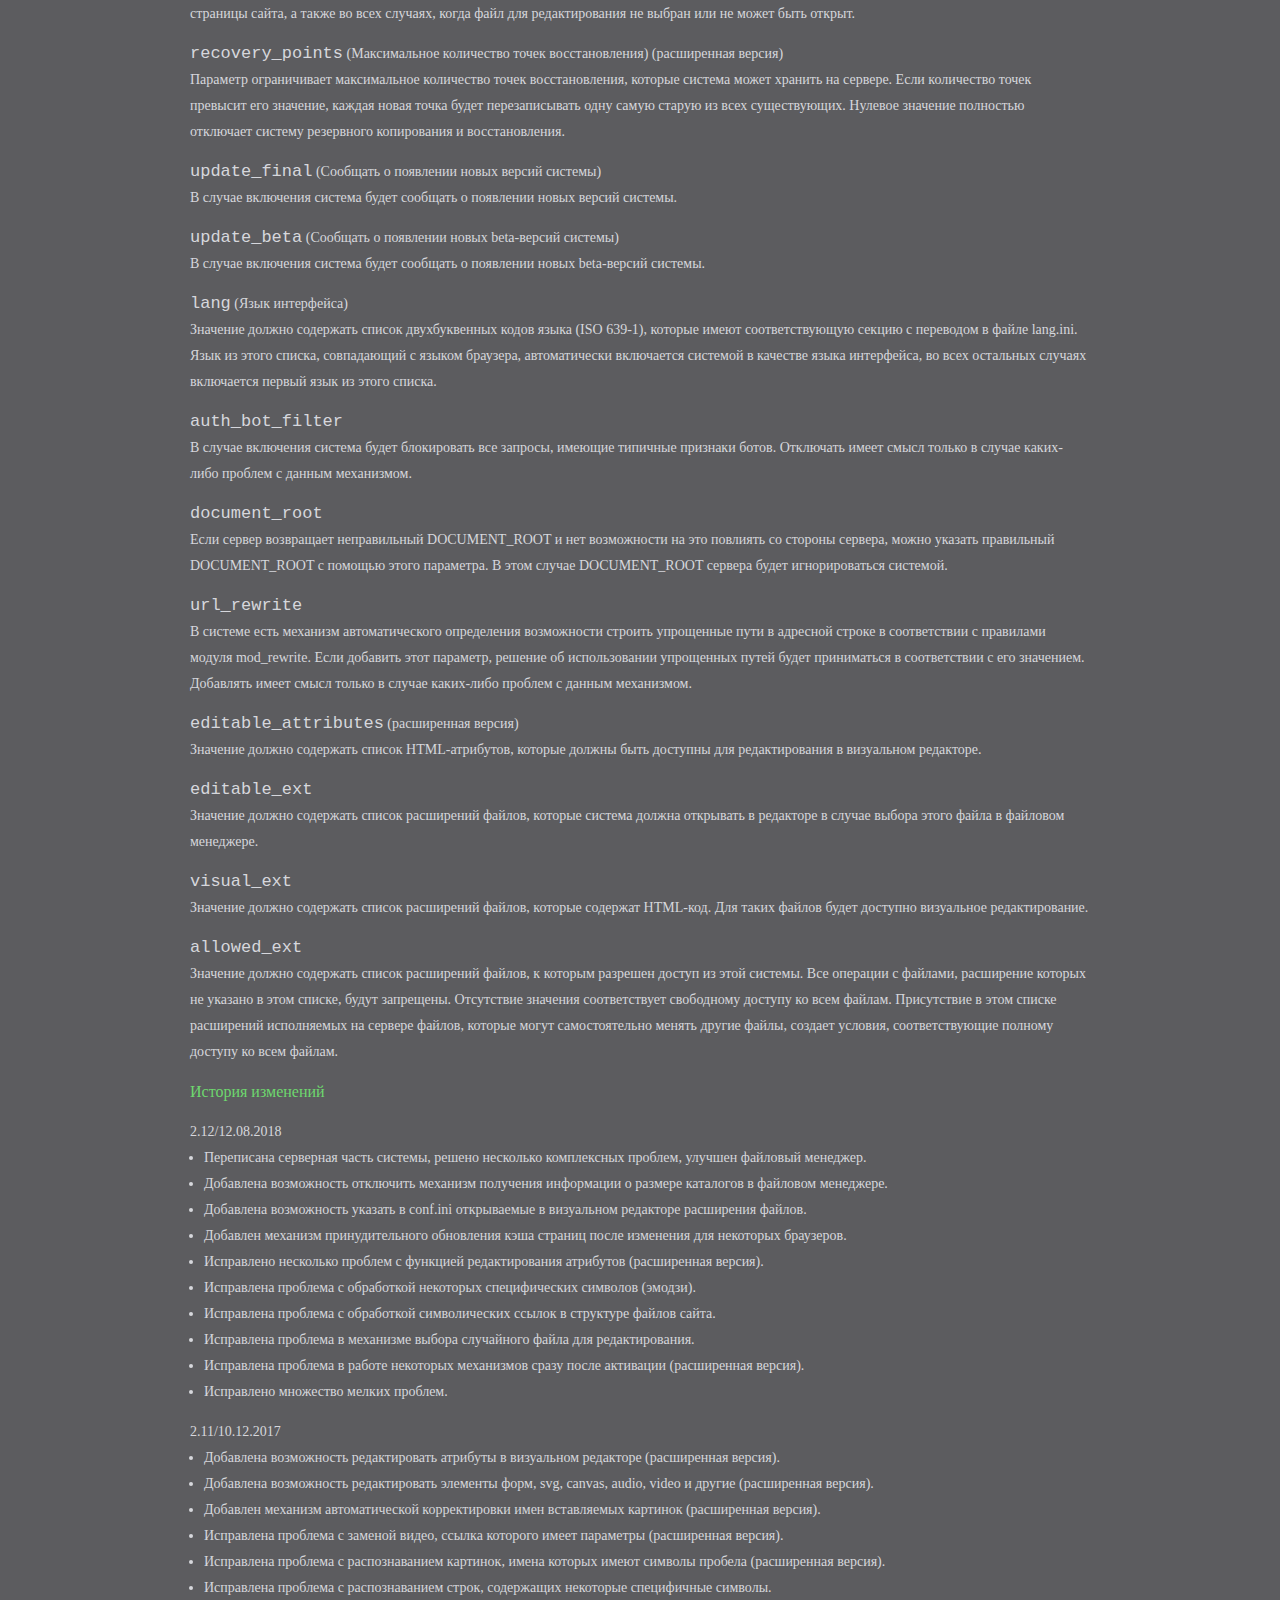
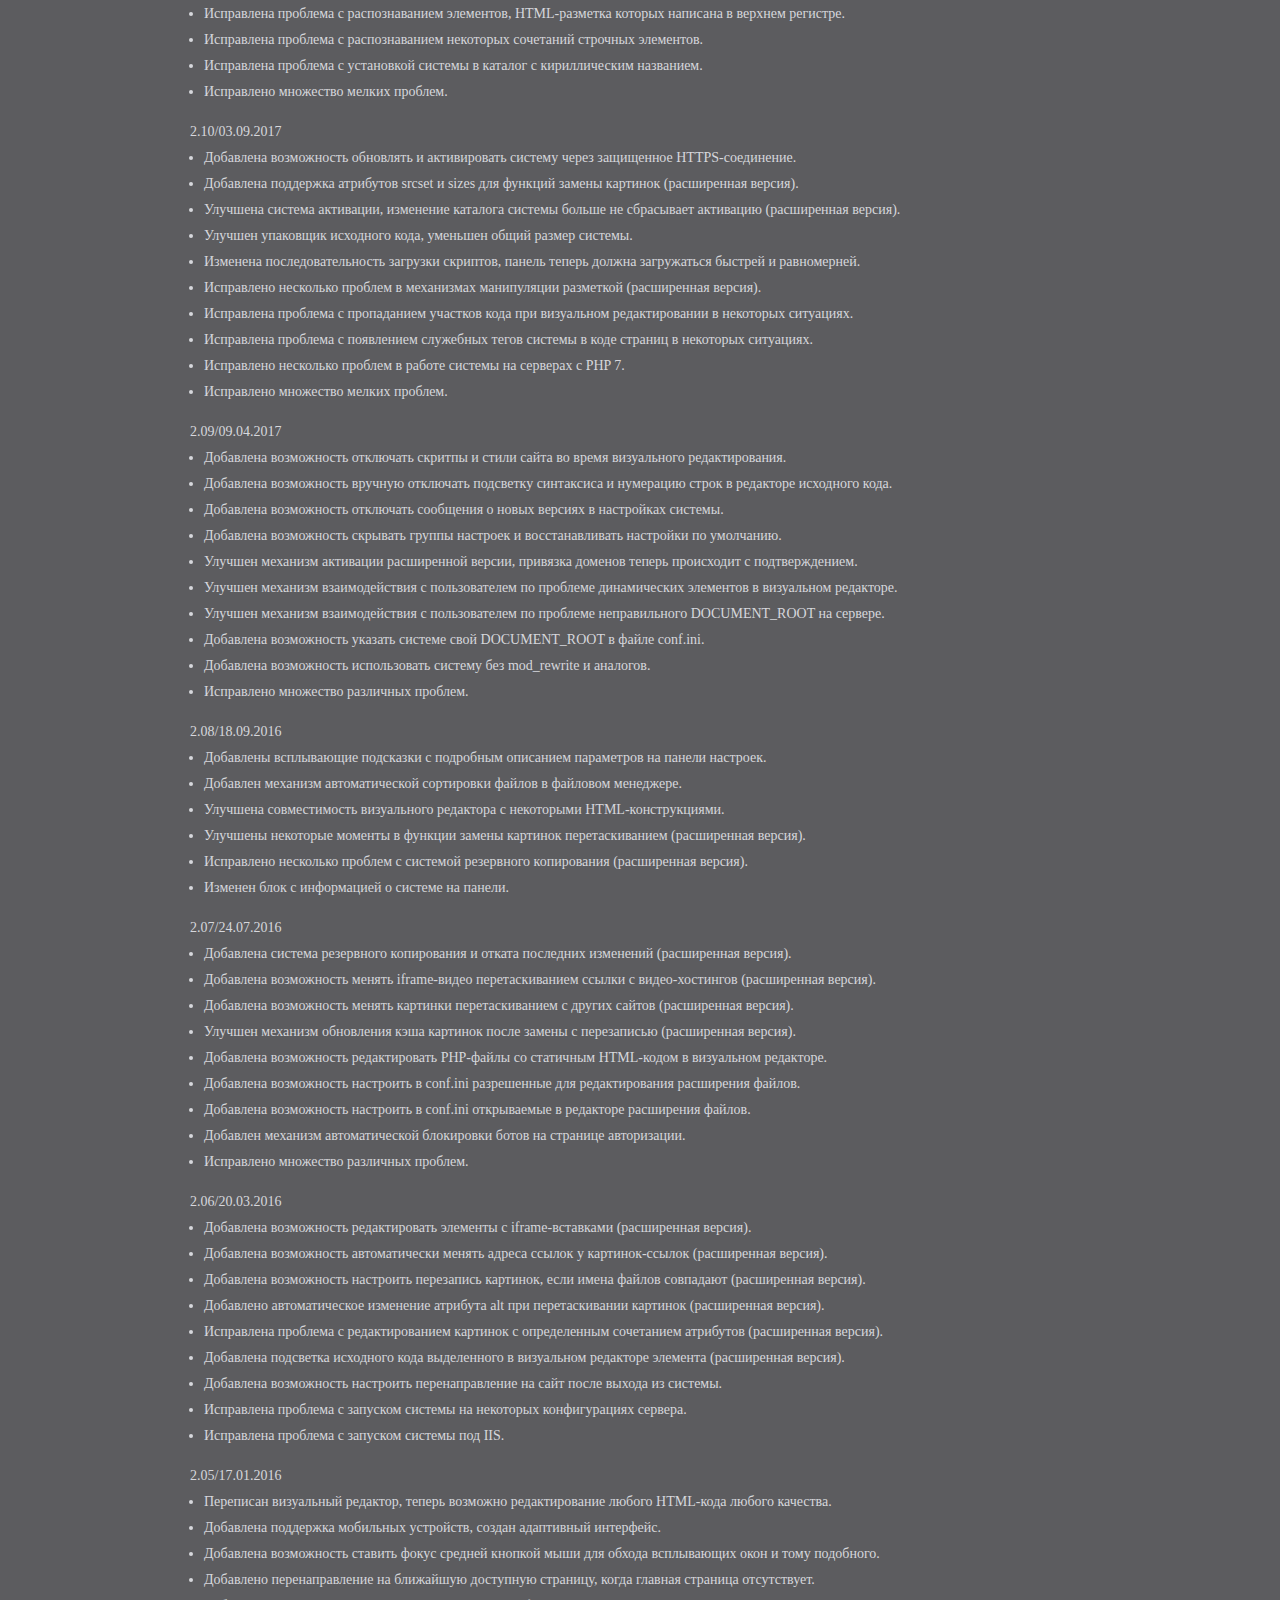
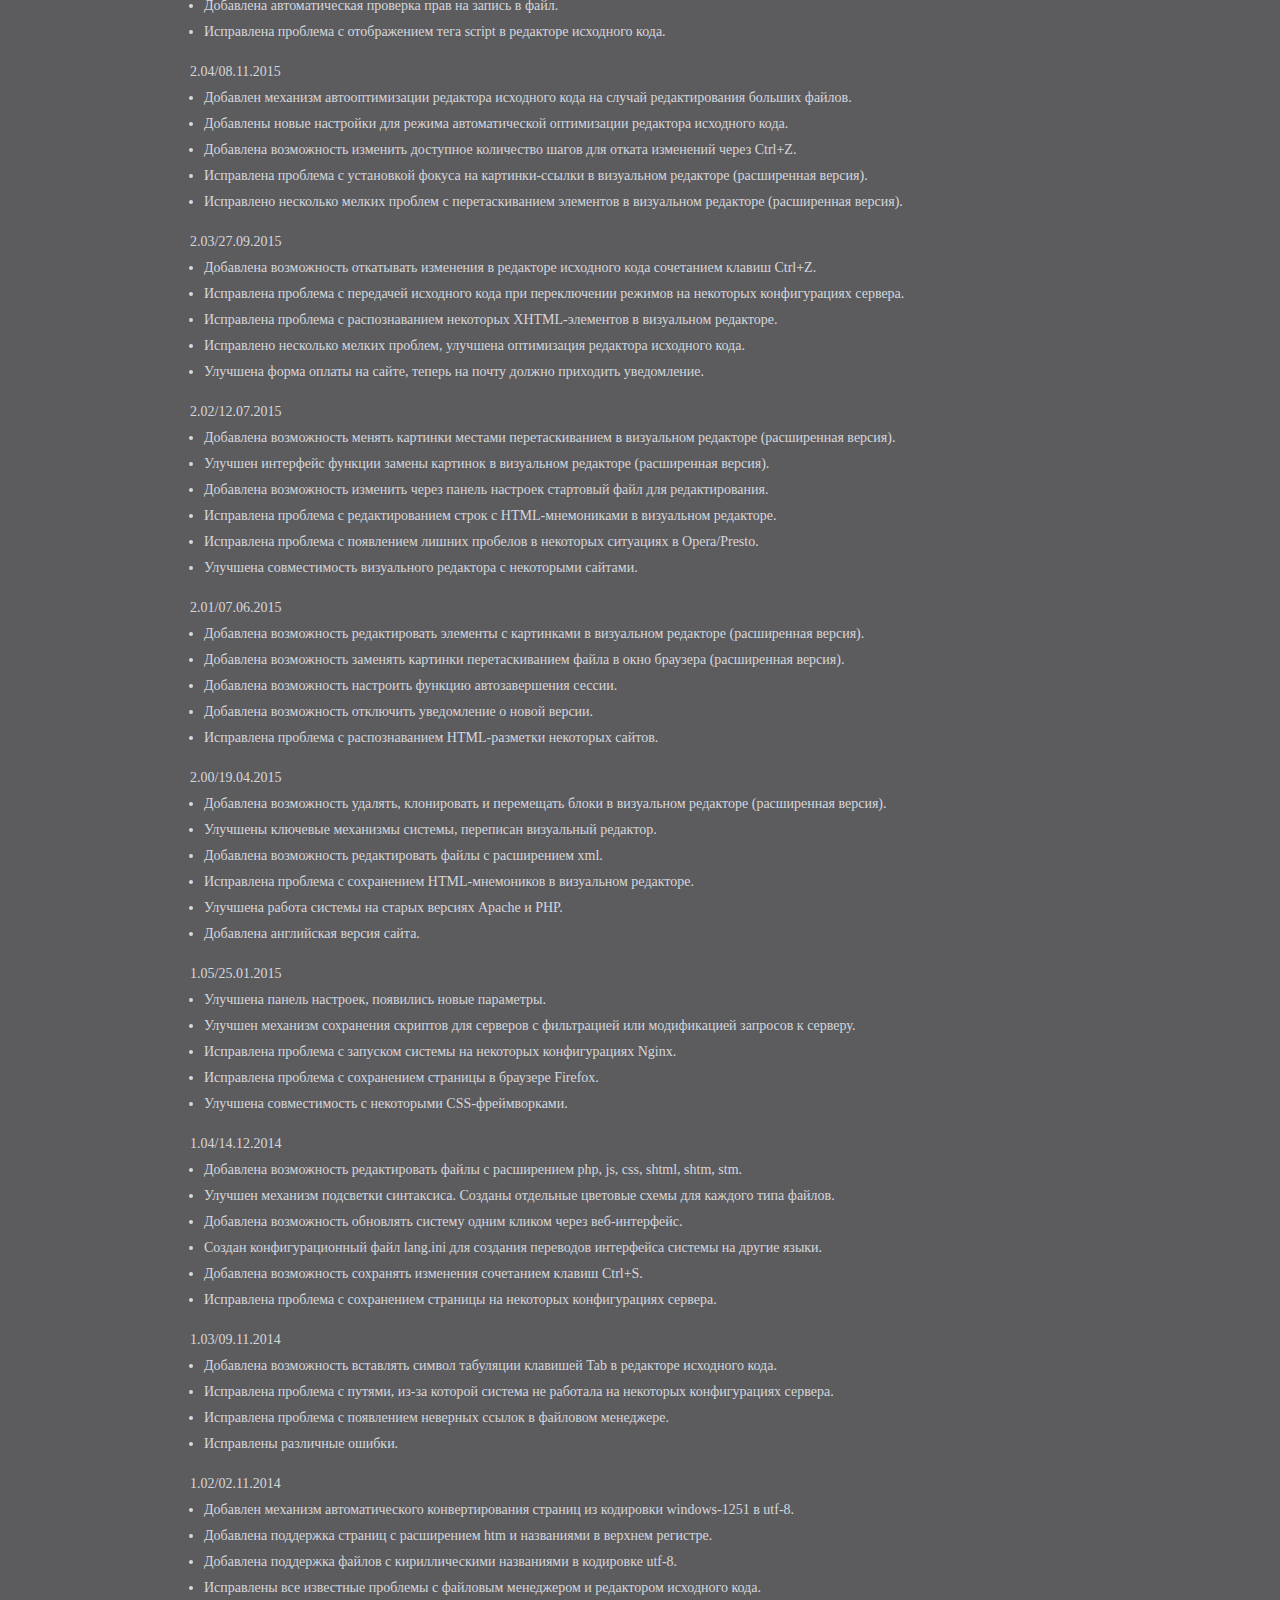
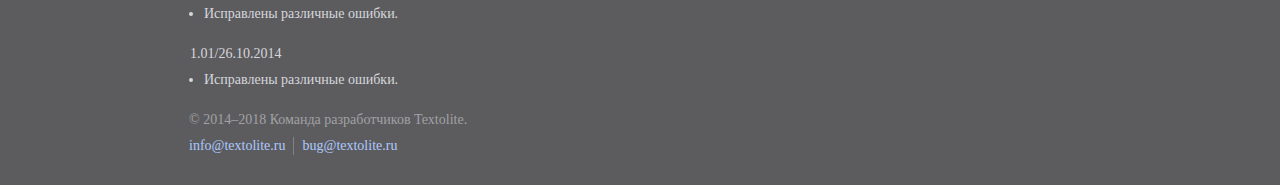
<file: textolite/readme.html>
<!doctype html><html lang="ru">
<head>

	<title>Textolite — система управления статическим сайтом</title>
	<meta charset="utf-8">
	<meta name="viewport" content="width=device-width,initial-scale=1">

	<style>

		*{margin:0; padding:0}
		ul{margin-left:14px}
		p,ul,dd,h2{margin-bottom:14px}
		a{color:#adc8fe; text-decoration:none}
		a:visited{color:#7f98cb}
		a:hover{color:#adc8fe; text-decoration:underline}
		a:active{color:#6ed76e}
		header,footer,main{display:block; clear:both}
		h1{margin:34px 0 -2px -2px; font-size:50px; font-weight:normal; letter-spacing:-3px; color:#d6d7dc}
		h2{font-size:16px; font-weight:normal; color:#6ed76e}
		html{font-size:14px; line-height:26px; font-family:Verdana; color:#d6d7dc; background-color:#5c5c5f}
		body{width:97%; min-width:320px; max-width:900px; margin:20px auto}
		footer{margin-left:-1px; color:#a1a1a4}
		header ul, footer ul{float:right; margin:4px 10px 18px 0; list-style-type:none}
		header li, footer li{float:left; padding:0 8px; border-left:1px solid #828286; line-height:18px}
		footer ul:last-child{float:none; height:28px; margin-top:-10px}
		li:first-child{padding-left:0; border:none}
		header p{float:left; color:#a1a1a4}
		code{font-size:17px; font-family:Courier New}
		@media(max-width:900px){header ul{clear:both; float:left}}

	</style>

</head>
<body>

	<header>

		<h1><img src="[data-uri]" alt="Textolite"></h1>
		<p>Система управления статическим сайтом</p>

		<ul>
		<li><a href="http://textolite.ru/extended/">Расширенная версия</a></li>
		<li><a href="http://textolite.ru/demo/textolite/">Онлайн демоверсия</a></li>
		<li><a href="http://textolite.ru/download/">Скачать версию 2.12</a></li>
		</ul>

	</header>

	<main>

		<p>Система для редактирования сайтов, основанных на статических HTML-файлах.
		Ориентирована на небольшие сайты, требующие периодического обновления.
		Все изменения на сайте сохраняются прямо в HTML-файлах, что избавляет от необходимости иметь сервер базы данных.
		Не требует какой-либо интеграции с сайтом, достаточно разместить каталог с системой в корне сайта.</p>

		<p>Основной особенностью Textolite является визуальный редактор с возможностью редактировать содержимое сайта
		без каких-либо форм ввода. Для более серьезных изменений предусмотрен редактор исходного кода
		с подсветкой синтаксиса и нумерацией строк. Есть также удобный файловый менеджер
		с функцией многопоточной пакетной загрузки файлов на сервер.</p>

		<h2>Лицензионное соглашение</h2>

		<p>Пользователь имеет право использовать систему по прямому назначению на любых проектах,
		в том числе коммерческих. Допускается создание альтернативных ссылок на оригинальный архив с системой
		или прямая передача третьим лицам. Пользователь не имеет право:</p>

		<ul>
		<li>Вносить какие-либо изменения в исходный код системы (textolite.php, textolite.js, textolite.css).</li>
		<li>Распространять или использовать модифицированные копии системы.</li>
		<li>Создавать собственные продукты, основанные на исходном коде системы.</li>
		<li>Распространять или использовать исходные файлы или какие-либо части системы отдельно.</li>
		<li>Переименовывать, изменять или удалять копирайты системы.</li>
		</ul>

		<p>Использование системы означает полное согласие с условиями данного соглашения.</p>

		<h2>Системные требования</h2>

		<p>Для нормальной работы системы нужен веб-сервер Apache с PHP версии не ниже 5.2 и действующим модулем mod_rewrite.
		После дополнительной настройки система может работать под Nginx и IIS,
		а также без модуля mod_rewrite и его аналогов. Если на сервере есть модуль mod_pagespeed, его нужно отключить.</p>

		<p>Системе нужны права на запись для своего каталога и для всех файлов сайта.
		Чтобы не было проблем с отображением нелатинских символов, все редактируемые файлы должны быть в кодировке utf-8.
		Имена файлов и каталогов также должны быть в кодировке utf-8, если в них есть нелатинские символы (для PHP 7 неактуально).</p>

		<h2>Установка</h2>

		<p>Необходимо распаковать скачанный архив в корневой каталог сайта.
		После распаковки в корне сайта должен появиться каталог textolite.
		Далее через адресную строку браузера нужно перейти в каталог системы http://адрес_сайта/textolite/.
		Если все сделано правильно, система выведет форму авторизации. Пароль по умолчанию "admin".
		После первого входа пароль необходимо изменить в настройках системы.</p>

		<p>Каталог системы можно переименовывать. Можно устанавливать одновременно несколько систем.
		Можно устанавливать отдельную систему для каждого раздела сайта, систему необязательно устанавливать в корне сайта.</p>

		<p>Для запуска системы под Nginx без Apache нужно настроить сервер по параметрам из файла .htaccess.
		Файл .htaccess в этом случае можно удалить. Для стандартной установки можно использовать следующий код:</p>

		<p><code>index textolite.php;<br>if (!-e $request_filename) {rewrite ^/textolite/(.*)$
		/textolite/textolite.php?q=$1}<br>location ~ \.(ini|log)$ {deny all;}</code></p>

		<p>Для запуска системы под IIS нужно создать в каталоге системы файл web.config по параметрам из файла .htaccess.
		Файл .htaccess в этом случае можно удалить. В большинстве случаев должен подойти
		<a href="http://textolite.ru/download/web.config">готовый web.config</a>.</p>

		<p>Для запуска системы на любом сервере без файла .htaccess нужно переименовать файл textolite.php в index.php,
		а файл .htaccess удалить. В этом случае нужно закрывать прямой доступ к ini-файлам каким-либо иным способом.</p>

		<h2>Полезные советы</h2>

		<p>Если сайт будут редактировать несколько человек, можно установить для каждого отдельную систему.
		В этом случае у всех будут отдельные настройки, пароль, страница входа.
		Есть также возможность разграничения прав между такими пользователями. В файле conf.ini есть параметр <code>allowed_ext</code>,
		в котором можно перечислить расширения файлов, к которым разрешен доступ из этой системы.</p>

		<p>На некоторых сайтах встроенные скрипты могут мешать установке фокуса на элементах в визуальном редакторе,
		если они привязаны к левому клику. Например, при попытке установить фокус появляется всплывающее окно
		или какая-нибудь анимация, которая в итоге мешает редактированию. В таких случаях можно ставить фокус средней кнопкой мыши.
		Клик средней кнопкой мыши блокирует все события сайта, что можно использовать для обхода таких скриптов.</p>

		<h2>Часто задаваемые вопросы</h2>

		<dl>
		<dt>1. Как восстановить забытый пароль?</dt>
		<dd>Восстановить доступ в случае утраты пароля можно переустановкой системы. Для этого нужно иметь доступ к серверу.
		Хеш пароля хранится в файле conf.ini. Если заменить файлы системы новыми из архива, пароль сбросится на стандартный "admin".
		На работе сайта данная процедура никак не отразится.<dd>

		<dt>2. Что означает сообщение "Нет прав на запись в файл"?</dt>
		<dd>Некоторые хостинг-провайдеры по умолчанию ограничивают права скриптов на запись в файл.
		В этом случае права доступа нужно настраивать вручную через панель управления хостингом или FTP-клиент.
		Инструкции по изменению прав доступа можно найти либо в интернете, либо в разделах помощи на сайте своего хостинг-провайдера.<dd>
		</dl>

		<h2>Настройки</h2>

		<p>Технически все настройки хранятся в файле conf.ini. Файл имеет стандартный INI-синтаксис.
		Панель настроек в интерфейсе системы в основном просто перезаписывает содержимое этого файла.
		Через интерфейс можно менять не все существующие настройки, некоторые параметры можно менять только ручным редактированием этого файла.
		Есть также исключительно технические параметры, не предназначенные для ручного редактирования.</p>

		<dl>
		<dt><code>auth_error_limit</code> (Попыток авторизации с неверным паролем)</dt>
		<dd>Ограничивает максимально допустимое количество ошибок при введении пароля.
		Если количество ошибок с одного IP-адреса превышает это значение,
		пользователь блокируется на период, который можно настроить в следующем параметре (<code>auth_lockout_duration</code>).</dd>

		<dt><code>auth_lockout_duration</code> (Длительность блокировки в часах)</dt>
		<dd>Отвечает за длительность блокировки пользователей,
		превысивших максимально допустимое количество ошибок при введении пароля (<code>auth_error_limit</code>).
		После истечения указанного периода пользователь получает одну дополнительную попытку авторизации.</dd>

		<dt><code>auth_session_reset</code> (Завершение сессии после бездействия в минутах)</dt>
		<dd>Ограничивает время жизни сессии после потери системой возможности поддерживать соединение с сервером.</dd>

		<dt><code>logout_to_site</code> (Перенаправлять на сайт после выхода из системы)</dt>
		<dd>В случае включения выход из системы будет сопровождаться перенаправлением пользователя
		на сайт по адресу последней редактируемой страницы или файла.</dd>

		<dt><code>site_scripts</code> (Включить скрипты сайта во время редактирования)</dt>
		<dd>Скрипты сайта могут мешать редактированию некоторых элементов в визуальном редакторе.
		Отключение скриптов может сделать такие элементы доступными для визуального редактирования.</dd>

		<dt><code>site_styles</code> (Включить стили сайта во время редактирования)</dt>
		<dd>Стили сайта могут мешать редактированию некоторых элементов в визуальном редакторе.
		Отключение стилей может помочь добраться до таких элементов в визуальном редакторе.</dd>

		<dt><code>image_rewriting</code> (Перезаписывать старый файл, если имена файлов совпадают) (расширенная версия)</dt>
		<dd>Данная опция контролирует функцию замены картинок перетаскиванием файла в окно браузера.
		В случае включения система будет автоматически перезаписывать файл,
		имя которого совпадает с именем вставляемой картинки. В случае отключения новый файл переименовывается.</dd>

		<dt><code>link_replacing</code> (Автоматически менять адреса ссылок у картинок-ссылок) (расширенная версия)</dt>
		<dd>Опция определяет поведение всех функций замены картинок перетаскиванием на картинках-ссылках.
		В случае включения система будет вместе с картинкой менять адрес ссылки на адрес вставленного файла-картинки,
		но только в тех случаях, когда существующая ссылка так же имеет адрес файла-картинки.</dd>

		<dt><code>name_correction</code> (Удалять нелатинские символы в именах вставляемых картинок) (расширенная версия)</dt>
		<dd>Опция контролирует функцию замены картинок перетаскиванием файла в окно браузера.
		В случае включения система будет автоматически убирать нелатинские символы в именах вставляемых файлов-картинок.</dd>

		<dt><code>code_redraw_delay</code> (Обновлять код после бездействия в миллисекундах)</dt>
		<dd>Когда пользователь вводит новый код в редакторе исходного кода, система ждет паузу в процессе ввода,
		чтобы проверить и оформить новый код. Данный параметр определяет, какой должна быть пауза,
		чтобы система могла начать переоформление. Чем меньше его значение, тем чаще будет переоформляться новый код в процессе ввода.
		Увеличение значения может заметно снизить нагрузку на браузер.</dd>

		<dt><code>code_undo_limit</code> (Количество шагов для отката изменений через Ctrl+Z)</dt>
		<dd>Определяет максимальную глубину отката изменений в редакторе исходного кода через Ctrl+Z.</dd>

		<dt><code>code_highlighting</code> (Включить подсветку синтаксиса и нумерацию строк)</dt>
		<dd>Подсветка синтаксиса и нумерация строк облегчает редактирование кода.
		Отключение может заметно снизить нагрузку на браузер.</dd>

		<dt><code>folder_size</code> (Отображать размер каталогов в файловом менеджере)</dt>
		<dd>Получение данных о размере каталогов может замедлять работу файлового менеджера на больших сайтах со сложными структурами.
		На таких сайтах можно отключить отображение размера каталогов.</dd>

		<dt><code>default_file</code> (Главная страница или файл сайта)</dt>
		<dd>Значение должно содержать имя реально существующего в корне сайта файла.
		Система будет открывать в редакторе этот файл в качестве главной страницы сайта,
		а также во всех случаях, когда файл для редактирования не выбран или не может быть открыт.</dd>

		<dt><code>recovery_points</code> (Максимальное количество точек восстановления) (расширенная версия)</dt>
		<dd>Параметр ограничивает максимальное количество точек восстановления, которые система может хранить на сервере.
		Если количество точек превысит его значение, каждая новая точка будет перезаписывать одну самую старую из всех существующих.
		Нулевое значение полностью отключает систему резервного копирования и восстановления.</dd>

		<dt><code>update_final</code> (Сообщать о появлении новых версий системы)</dt>
		<dd>В случае включения система будет сообщать о появлении новых версий системы.</dd>

		<dt><code>update_beta</code> (Сообщать о появлении новых beta-версий системы)</dt>
		<dd>В случае включения система будет сообщать о появлении новых beta-версий системы.</dd>

		<dt><code>lang</code> (Язык интерфейса)</dt>
		<dd>Значение должно содержать список двухбуквенных кодов языка (ISO 639-1),
		которые имеют соответствующую секцию с переводом в файле lang.ini.
		Язык из этого списка, совпадающий с языком браузера, автоматически включается системой в качестве языка интерфейса,
		во всех остальных случаях включается первый язык из этого списка.</dd>

		<dt><code>auth_bot_filter</code></dt>
		<dd>В случае включения система будет блокировать все запросы, имеющие типичные признаки ботов.
		Отключать имеет смысл только в случае каких-либо проблем с данным механизмом.</dd>

		<dt><code>document_root</code></dt>
		<dd>Если сервер возвращает неправильный DOCUMENT_ROOT и нет возможности на это повлиять со стороны сервера,
		можно указать правильный DOCUMENT_ROOT с помощью этого параметра.
		В этом случае DOCUMENT_ROOT сервера будет игнорироваться системой.</dd>

		<dt><code>url_rewrite</code></dt>
		<dd>В системе есть механизм автоматического определения возможности строить упрощенные пути в адресной строке
		в соответствии с правилами модуля mod_rewrite. Если добавить этот параметр,
		решение об использовании упрощенных путей будет приниматься в соответствии с его значением.
		Добавлять имеет смысл только в случае каких-либо проблем с данным механизмом.</dd>

		<dt><code>editable_attributes</code> (расширенная версия)</dt>
		<dd>Значение должно содержать список HTML-атрибутов, которые должны быть доступны для редактирования в визуальном редакторе.</dd>

		<dt><code>editable_ext</code></dt>
		<dd>Значение должно содержать список расширений файлов, которые система должна открывать в редакторе
		в случае выбора этого файла в файловом менеджере.</dd>

		<dt><code>visual_ext</code></dt>
		<dd>Значение должно содержать список расширений файлов, которые содержат HTML-код.
		Для таких файлов будет доступно визуальное редактирование.</dd>

		<dt><code>allowed_ext</code></dt>
		<dd>Значение должно содержать список расширений файлов, к которым разрешен доступ из этой системы.
		Все операции с файлами, расширение которых не указано в этом списке, будут запрещены.
		Отсутствие значения соответствует свободному доступу ко всем файлам.
		Присутствие в этом списке расширений исполняемых на сервере файлов,
		которые могут самостоятельно менять другие файлы, создает условия,
		соответствующие полному доступу ко всем файлам.</dd>
		</dl>

		<h2>История изменений</h2>

		<dl>
		<dt>2.12/12.08.2018</dt>
		<dd>

			<ul>
			<li>Переписана серверная часть системы, решено несколько комплексных проблем, улучшен файловый менеджер.</li>
			<li>Добавлена возможность отключить механизм получения информации о размере каталогов в файловом менеджере.</li>
			<li>Добавлена возможность указать в conf.ini открываемые в визуальном редакторе расширения файлов.</li>
			<li>Добавлен механизм принудительного обновления кэша страниц после изменения для некоторых браузеров.</li>
			<li>Исправлено несколько проблем с функцией редактирования атрибутов (расширенная версия).</li>
			<li>Исправлена проблема с обработкой некоторых специфических символов (эмодзи).</li>
			<li>Исправлена проблема с обработкой символических ссылок в структуре файлов сайта.</li>
			<li>Исправлена проблема в механизме выбора случайного файла для редактирования.</li>
			<li>Исправлена проблема в работе некоторых механизмов сразу после активации (расширенная версия).</li>
			<li>Исправлено множество мелких проблем.</li>
			</ul>

		</dd>
		<dt>2.11/10.12.2017</dt>
		<dd>

			<ul>
			<li>Добавлена возможность редактировать атрибуты в визуальном редакторе (расширенная версия).</li>
			<li>Добавлена возможность редактировать элементы форм, svg, canvas, audio, video и другие (расширенная версия).</li>
			<li>Добавлен механизм автоматической корректировки имен вставляемых картинок (расширенная версия).</li>
			<li>Исправлена проблема с заменой видео, ссылка которого имеет параметры (расширенная версия).</li>
			<li>Исправлена проблема с распознаванием картинок, имена которых имеют символы пробела (расширенная версия).</li>
			<li>Исправлена проблема с распознаванием строк, содержащих некоторые специфичные символы.</li>
			<li>Исправлена проблема с распознаванием элементов, HTML-разметка которых написана в верхнем регистре.</li>
			<li>Исправлена проблема с распознаванием некоторых сочетаний строчных элементов.</li>
			<li>Исправлена проблема с установкой системы в каталог с кириллическим названием.</li>
			<li>Исправлено множество мелких проблем.</li>
			</ul>

		</dd>
		<dt>2.10/03.09.2017</dt>
		<dd>

			<ul>
			<li>Добавлена возможность обновлять и активировать систему через защищенное HTTPS-соединение.</li>
			<li>Добавлена поддержка атрибутов srcset и sizes для функций замены картинок (расширенная версия).</li>
			<li>Улучшена система активации, изменение каталога системы больше не сбрасывает активацию (расширенная версия).</li>
			<li>Улучшен упаковщик исходного кода, уменьшен общий размер системы.</li>
			<li>Изменена последовательность загрузки скриптов, панель теперь должна загружаться быстрей и равномерней.</li>
			<li>Исправлено несколько проблем в механизмах манипуляции разметкой (расширенная версия).</li>
			<li>Исправлена проблема с пропаданием участков кода при визуальном редактировании в некоторых ситуациях.</li>
			<li>Исправлена проблема с появлением служебных тегов системы в коде страниц в некоторых ситуациях.</li>
			<li>Исправлено несколько проблем в работе системы на серверах с PHP 7.</li>
			<li>Исправлено множество мелких проблем.</li>
			</ul>

		</dd>
		<dt>2.09/09.04.2017</dt>
		<dd>

			<ul>
			<li>Добавлена возможность отключать скритпы и стили сайта во время визуального редактирования.</li>
			<li>Добавлена возможность вручную отключать подсветку синтаксиса и нумерацию строк в редакторе исходного кода.</li>
			<li>Добавлена возможность отключать сообщения о новых версиях в настройках системы.</li>
			<li>Добавлена возможность скрывать группы настроек и восстанавливать настройки по умолчанию.</li>
			<li>Улучшен механизм активации расширенной версии, привязка доменов теперь происходит с подтверждением.</li>
			<li>Улучшен механизм взаимодействия с пользователем по проблеме динамических элементов в визуальном редакторе.</li>
			<li>Улучшен механизм взаимодействия с пользователем по проблеме неправильного DOCUMENT_ROOT на сервере.</li>
			<li>Добавлена возможность указать системе свой DOCUMENT_ROOT в файле conf.ini.</li>
			<li>Добавлена возможность использовать систему без mod_rewrite и аналогов.</li>
			<li>Исправлено множество различных проблем.</li>
			</ul>

		</dd>
		<dt>2.08/18.09.2016</dt>
		<dd>

			<ul>
			<li>Добавлены всплывающие подсказки с подробным описанием параметров на панели настроек.</li>
			<li>Добавлен механизм автоматической сортировки файлов в файловом менеджере.</li>
			<li>Улучшена совместимость визуального редактора с некоторыми HTML-конструкциями.</li>
			<li>Улучшены некоторые моменты в функции замены картинок перетаскиванием (расширенная версия).</li>
			<li>Исправлено несколько проблем с системой резервного копирования (расширенная версия).</li>
			<li>Изменен блок с информацией о системе на панели.</li>
			</ul>

		</dd>
		<dt>2.07/24.07.2016</dt>
		<dd>

			<ul>
			<li>Добавлена система резервного копирования и отката последних изменений (расширенная версия).</li>
			<li>Добавлена возможность менять iframe-видео перетаскиванием ссылки с видео-хостингов (расширенная версия).</li>
			<li>Добавлена возможность менять картинки перетаскиванием с других сайтов (расширенная версия).</li>
			<li>Улучшен механизм обновления кэша картинок после замены с перезаписью (расширенная версия).</li>
			<li>Добавлена возможность редактировать PHP-файлы со статичным HTML-кодом в визуальном редакторе.</li>
			<li>Добавлена возможность настроить в conf.ini разрешенные для редактирования расширения файлов.</li>
			<li>Добавлена возможность настроить в conf.ini открываемые в редакторе расширения файлов.</li>
			<li>Добавлен механизм автоматической блокировки ботов на странице авторизации.</li>
			<li>Исправлено множество различных проблем.</li>
			</ul>

		</dd>
		<dt>2.06/20.03.2016</dt>
		<dd>

			<ul>
			<li>Добавлена возможность редактировать элементы c iframe-вставками (расширенная версия).</li>
			<li>Добавлена возможность автоматически менять адреса ссылок у картинок-ссылок (расширенная версия).</li>
			<li>Добавлена возможность настроить перезапись картинок, если имена файлов совпадают (расширенная версия).</li>
			<li>Добавлено автоматическое изменение атрибута alt при перетаскивании картинок (расширенная версия).</li>
			<li>Исправлена проблема с редактированием картинок с определенным сочетанием атрибутов (расширенная версия).</li>
			<li>Добавлена подсветка исходного кода выделенного в визуальном редакторе элемента (расширенная версия).</li>
			<li>Добавлена возможность настроить перенаправление на сайт после выхода из системы.</li>
			<li>Исправлена проблема с запуском системы на некоторых конфигурациях сервера.</li>
			<li>Исправлена проблема с запуском системы под IIS.</li>
			</ul>

		</dd>
		<dt>2.05/17.01.2016</dt>
		<dd>

			<ul>
			<li>Переписан визуальный редактор, теперь возможно редактирование любого HTML-кода любого качества.</li>
			<li>Добавлена поддержка мобильных устройств, создан адаптивный интерфейс.</li>
			<li>Добавлена возможность ставить фокус средней кнопкой мыши для обхода всплывающих окон и тому подобного.</li>
			<li>Добавлено перенаправление на ближайшую доступную страницу, когда главная страница отсутствует.</li>
			<li>Добавлена автоматическая проверка прав на запись в файл.</li>
			<li>Исправлена проблема с отображением тега script в редакторе исходного кода.</li>
			</ul>

		</dd>
		<dt>2.04/08.11.2015</dt>
		<dd>

			<ul>
			<li>Добавлен механизм автооптимизации редактора исходного кода на случай редактирования больших файлов.</li>
			<li>Добавлены новые настройки для режима автоматической оптимизации редактора исходного кода.</li>
			<li>Добавлена возможность изменить доступное количество шагов для отката изменений через Ctrl+Z.</li>
			<li>Исправлена проблема с установкой фокуса на картинки-ссылки в визуальном редакторе (расширенная версия).</li>
			<li>Исправлено несколько мелких проблем с перетаскиванием элементов в визуальном редакторе (расширенная версия).</li>
			</ul>

		</dd>
		<dt>2.03/27.09.2015</dt>
		<dd>

			<ul>
			<li>Добавлена возможность откатывать изменения в редакторе исходного кода сочетанием клавиш Ctrl+Z.</li>
			<li>Исправлена проблема с передачей исходного кода при переключении режимов на некоторых конфигурациях сервера.</li>
			<li>Исправлена проблема с распознаванием некоторых XHTML-элементов в визуальном редакторе.</li>
			<li>Исправлено несколько мелких проблем, улучшена оптимизация редактора исходного кода.</li>
			<li>Улучшена форма оплаты на сайте, теперь на почту должно приходить уведомление.</li>
			</ul>

		</dd>
		<dt>2.02/12.07.2015</dt>
		<dd>

			<ul>
			<li>Добавлена возможность менять картинки местами перетаскиванием в визуальном редакторе (расширенная версия).</li>
			<li>Улучшен интерфейс функции замены картинок в визуальном редакторе (расширенная версия).</li>
			<li>Добавлена возможность изменить через панель настроек стартовый файл для редактирования.</li>
			<li>Исправлена проблема с редактированием строк с HTML-мнемониками в визуальном редакторе.</li>
			<li>Исправлена проблема с появлением лишних пробелов в некоторых ситуациях в Opera/Presto.</li>
			<li>Улучшена совместимость визуального редактора с некоторыми сайтами.</li>
			</ul>

		</dd>
		<dt>2.01/07.06.2015</dt>
		<dd>

			<ul>
			<li>Добавлена возможность редактировать элементы с картинками в визуальном редакторе (расширенная версия).</li>
			<li>Добавлена возможность заменять картинки перетаскиванием файла в окно браузера (расширенная версия).</li>
			<li>Добавлена возможность настроить функцию автозавершения сессии.</li>
			<li>Добавлена возможность отключить уведомление о новой версии.</li>
			<li>Исправлена проблема с распознаванием HTML-разметки некоторых сайтов.</li>
			</ul>

		</dd>
		<dt>2.00/19.04.2015</dt>
		<dd>

			<ul>
			<li>Добавлена возможность удалять, клонировать и перемещать блоки в визуальном редакторе (расширенная версия).</li>
			<li>Улучшены ключевые механизмы системы, переписан визуальный редактор.</li>
			<li>Добавлена возможность редактировать файлы с расширением xml.</li>
			<li>Исправлена проблема с сохранением HTML-мнемоников в визуальном редакторе.</li>
			<li>Улучшена работа системы на старых версиях Apache и PHP.</li>
			<li>Добавлена английская версия сайта.</li>
			</ul>

		</dd>
		<dt>1.05/25.01.2015</dt>
		<dd>

			<ul>
			<li>Улучшена панель настроек, появились новые параметры.</li>
			<li>Улучшен механизм сохранения скриптов для серверов с фильтрацией или модификацией запросов к серверу.</li>
			<li>Исправлена проблема с запуском системы на некоторых конфигурациях Nginx.</li>
			<li>Исправлена проблема с сохранением страницы в браузере Firefox.</li>
			<li>Улучшена совместимость с некоторыми CSS-фреймворками.</li>
			</ul>

		</dd>
		<dt>1.04/14.12.2014</dt>
		<dd>

			<ul>
			<li>Добавлена возможность редактировать файлы с расширением php, js, css, shtml, shtm, stm.</li>
			<li>Улучшен механизм подсветки синтаксиса. Созданы отдельные цветовые схемы для каждого типа файлов.</li>
			<li>Добавлена возможность обновлять систему одним кликом через веб-интерфейс.</li>
			<li>Создан конфигурационный файл lang.ini для создания переводов интерфейса системы на другие языки.</li>
			<li>Добавлена возможность сохранять изменения сочетанием клавиш Ctrl+S.</li>
			<li>Исправлена проблема с сохранением страницы на некоторых конфигурациях сервера.</li>
			</ul>

		</dd>
		<dt>1.03/09.11.2014</dt>
		<dd>

			<ul>
			<li>Добавлена возможность вставлять символ табуляции клавишей Tab в редакторе исходного кода.</li>
			<li>Исправлена проблема с путями, из-за которой система не работала на некоторых конфигурациях сервера.</li>
			<li>Исправлена проблема с появлением неверных ссылок в файловом менеджере.</li>
			<li>Исправлены различные ошибки.</li>
			</ul>

		</dd>
		<dt>1.02/02.11.2014</dt>
		<dd>

			<ul>
			<li>Добавлен механизм автоматического конвертирования страниц из кодировки windows-1251 в utf-8.</li>
			<li>Добавлена поддержка страниц с расширением htm и названиями в верхнем регистре.</li>
			<li>Добавлена поддержка файлов с кириллическими названиями в кодировке utf-8.</li>
			<li>Исправлены все известные проблемы с файловым менеджером и редактором исходного кода.</li>
			<li>Исправлены различные ошибки.</li>
			</ul>

		</dd>
		<dt>1.01/26.10.2014</dt>
		<dd>

			<ul>
			<li>Исправлены различные ошибки.</li>
			</ul>

		</dd>
		</dl>

	</main>

	<footer>

		<p>&copy; 2014–2018 Команда разработчиков Textolite.</p>

		<ul>
		<li>info[аt]textolite[dоt]ru</li>
		<li>bug[аt]textolite[dоt]ru</li>
		</ul>

	</footer>

	<script>var u=document.querySelector('footer p+ul');
	u.innerHTML=u.innerHTML.replace(/(\w+)\[аt\](\w+)\[dоt\](\w+)/g,'<a href="mailto:$1@$2\.$3">$1@$2\.$3</a>')</script>

</body>
</html>
</file>
<file: css/main.css>
html{
    scroll-behavior: smooth;
}
*{
    font-family: 'Roboto', sans-serif;
}
.body__wrapper{
    width: 100%;
}
.lock{
    overflow: hidden;
}
.container{
    max-width: 1040px;
    margin: 0 auto;
}
.subtitle{
    display: flex;
    flex-direction: column;
    gap: 15px;
}
.button{
    display: flex;
    justify-content: center;
    align-items: center;
    background: #063796;
    color: #fff;
    font-weight: 700;
    font-size: 24px;
    line-height: 28px;
    color: #FFFFFF;
    height: 60px;
}
.button:hover{
    background-color: #fff;
    color: #063796;
    border: 1px solid #063796;
    transition: 0.4s;
}
.title{
    font-weight: 700;
    font-size: 44px;
    line-height: 52px;
    color: #063796;
}
.subtitle{
    font-weight: 400;
    font-size: 30px;
    line-height: 35px;
    color: #D1D1D1;
}
.img{
    width: 100%;
    height: 100%;
    object-fit: cover;
    object-position: center;
}
.img-contain{
    width: 100%;
    height: 100%;
    object-fit: contain;
    object-position: center;
}


/* Шапка */
.header__container{
    display: flex;
    justify-content: space-between;
    align-items: center;
    margin: 15px auto;
}
.header__list{
    display: flex;
    gap: 30px;
}
.header__item, .header__lang{
    font-family: Roboto;
    font-weight: 400;
    font-size: 20px;
    line-height: 23px;
}
.header__item a{
    color: #063796;
}
.header__lang a{
    color: #777777;
    text-decoration: underline;
}
.header__link{
    padding: 5px;
}
.header__link-underline{
    text-decoration: underline;
}
.header__link:hover, .header__item-active{
    margin: 0px -1px -1px 0px;
    border-right: 1px solid #063796;
    border-bottom: 1px solid #063796;
}
.menu__icon{
    display: none;
}


/* Главный блок */
.main__container{
    display: flex;
    justify-content: space-between;
    margin: 70px auto;
}
.main__title{
    font-weight: 700;
    font-size: 40px;
    line-height: 52px;
    color: #063796;
}
.main__subtitle{
    font-weight: 700;
    font-size: 30px;
    line-height: 35px;
    color: #ABABAB;
    margin-top: 10px;
}
.main__text{
    max-width: 550px;
}
.main__list{
    font-weight: 500;
    font-size: 16px;
    line-height: 30px;
    color: #ABABAB;
}
.main__slogan{
    font-weight: 700;
    font-size: 18px;
    line-height: 21px;
    color: #545454;
}
.main__button{
    margin-top: 30px;
    width: 350px;
}
.main__image{
    margin-right: 30px;
    width: 367px;
    height: 391px;
    position: relative;
}
.main__image::after{
    content: "";
    width: 100%;
    height: 100%;
    position: absolute;
    left: 30px;
    top: 30px;
    z-index: -1;
    border: 2px solid #063796;
}


/* Для кого*/
.number{
    background-color: #EDF6FF;
}
.number__container{
    padding: 70px 0px;
}
.number__title{
    font-weight: 500;
    font-size: 24px;
    line-height: 28px;
    color: #777777;
    margin-bottom: 30px;
}
.number__list{
    display: grid;
    grid-template-columns: 1fr 1fr 1fr;
    gap: 30px;
}
.number__item{
    display: flex;
    align-items: center;
    gap: 5px;
}
.number__number{
    position: relative;
    font-weight: 900;
    font-size: 47.4353px;
    line-height: 56px;
    color: transparent;
    -webkit-text-stroke: 2px #777777;
    z-index: 1;
}
.number__number::after{
    content: "";
    width: 44px;
    height: 44px;
    background-color: #D9E2EB;
    position: absolute;
    top: -1px;
    left: -8px;
    z-index: -1;
}
.number__text{
    font-size: 16px;
    line-height: 19px;
    color: #777777;
}


/* Блок о нас */
.about__container{
    margin: 70px auto 0px auto;
    display: grid;
    grid-template-columns: 1fr 1.5fr;
    gap: 40px;
}
.about__image{
    min-width: 100%;
    position: relative;
}
.about__image::after{
    content: "";
    position: absolute;
    left: -20px;
    top: -20px;
    width: 100%;
    height: 100%;
    border: 2px solid #063796;
    z-index: -1;
}
.about__text{
    display: flex;
    flex-direction: column;
    gap: 30px;
}
.about__title{
    margin-top: 30px;
}
.about__description{
    font-size: 24px;
    line-height: 28px;
    color: #777777;
}
.about__instagram{
    display: flex;
    gap: 10px;
    font-size: 24px;
    line-height: 28px;
    text-decoration-line: underline;
    color: #063796;
    fill: #063796;
}
.about__icon{
    width: 30px;
    height: 30px;
}
.about__instagram:hover{
    color: grey;
    fill: grey;
    transition: 0.3s;
}


/* Партнерство */
.partnership__container{
    margin: 0px auto 70px auto;
    display: flex;
    flex-direction: column;
    gap: 30px;
}
.partnership__list{
    display: grid;
    grid-template-columns: 1fr 1fr 1fr;
    gap: 30px;
}
.partnership__item{
    display: flex;
    flex-direction: column;
    gap: 20px;
    padding: 30px;
    background-color: #EDF6FF;
}
.partnership__button{
    margin: 0 auto;
    width: 300px;
}
.parneritem__title{
    font-weight: 500;
    font-size: 18px;
    line-height: 21px;
    color: #545454;
}
.parneritem__subtitle{
    font-size: 16px;
    line-height: 24px;
    color: #777777;
}
.parneritem__image{
    margin: auto -30px -30px auto;
}

/* Партнеры */
.partners{
    padding: 30px 30px 70px 30px;
}
.partners__list{
    display: flex;
    justify-content: center;
    gap: 30px;
}
.partners__item{
    height: 100px;
}
.partners__item img{
    filter: grayscale(50%);
    -webkit-filter: grayscale(50%);
    opacity: 0.7;
    transition: all 0.7s ease 0s;
}
.partners__item img:hover{
    filter: grayscale(0%);
    -webkit-filter: grayscale(0%);
    opacity: 1; 
}
.partners__text{
    margin-bottom: 30px;
}

/* Контакты */
.contacts{
    background: linear-gradient(to right, #EDF6FF 45%, #fff 45%);
}
.contacts__container{
    display: flex;
    gap: 200px;
}
.contacts__text{
    position: relative;
    padding: 70px 0px 50px 10px;
    max-width: 370px;
}
.contacts__text::after{
    content: "";
    position: absolute;
    top: 0px;
    right: 0px;
    width: 65px;
    height: 65px;
    background-color: #063796;
}
.contacts__title{
    color: #545454;
}
.contacts__description{
    margin-top: 10px;
    font-size: 24px;
    line-height: 28px;
    color: #777777;
}
.contacts__button{
    margin-top: 50px;
}
.contacts__instagram{
    margin-top: 20px;
}
.social__buttons{

}
.social__buttons{
    background-color: #fff;
    color: #063796;
    border: 1px solid #063796;
}
.social__buttons:hover{
    background-color: #063796;
    color: #fff;
    border: none;
    transition: 0.2s;
}
.social{
    margin-top: 20px;
    display: flex;
    flex-direction: column;
    gap: 10px;
}


/* Подвал */
.footer{
    background-color: #EDF6FF;
    padding: 30px;
    border: 1px solid #063796;
}
.footer__container{
    margin: 0 auto;
    display: flex;
    justify-content: space-between;
    align-items: center;
}

/* Страница программы */
.body__pucture{
    height: 100vh;
}
.body__pucture img{
    width: 100%;
    height: 100%;
    object-fit: contain;
    object-position: center;
}

/* Адаптивность сайта */
@media (min-width: 1500px){

}
@media (min-width: 1200px) {

}
@media (max-width: 1199px){

    .main__container, .number__container, .about__container, .partnership__container{
        margin: 70px 30px;
    }
    .header__container{
        background-color: #fff;
        z-index: 2;
        top: 0;
        left: 0;
        margin: auto 10px;
        padding: 10px 0px;
    }
    .contacts__text {
        padding: 70px 0px 50px 30px;
    }
}
@media (max-width: 991px){
    .partnership__list {
        gap: 30px;
    }
    .contacts__container {
        display: flex;
        gap: 70px;
    }
}
@media (max-width: 859px){
    .contacts__container {
        flex-direction: column;
        gap: 30px;
    }
    .contacts__text{
        margin: 0 10px;
    }
    .contacts__questions{
        max-width: 500px;
        margin: 0 auto;
        padding-bottom: 30px;
    }
    .header__list {
        gap: 20px;
    }
    .contacts {
        background: linear-gradient(to right, #EDF6FF 50%, #fff 45%);
    }
    .contacts__container {
        display: flex;
        gap: 50px;
    }
    .contacts__text{
        max-width: 100%;
        padding: 70px 30px;
    }
    .main__image {
        margin-right: 30px;
        width: 90%;
        height: 391px;
        position: relative;
    }
    .main__container, .about__container {
        gap: 50px;
        flex-flow: column wrap;
        grid-template-columns: 1fr;
    }
    .main__text{
        margin: 0 auto;
    }
    .main__image, .about__text{
        order: -1;
    }
    .number__list {
        gap: 20px;
    }
    .partnership__item {
        padding: 15px;
        gap: 0px;
    }
    .parneritem__image {
        margin: auto -15px -15px auto;
    }
    .contacts__container{
        margin-right: 10px;
    }

    /* Адаптивное меню */
    .menu__icon{
        display: block;
        z-index: 5;
        position: relative;
        width: 30px;
        height: 18px;
        margin-right: 30px;
        cursor: pointer;
    }
    .menu__icon span,
    .menu__icon::before,
    .menu__icon::after{
        left: 0;
        position: absolute;
        height: 15%;
        width: 100%;
        transition: all 0.4s ease 0s;
        background-color: #063796;
    }
    .menu__icon::before,
    .menu__icon::after{
        content: "";
    }
    .menu__icon::before{
        top: 0;
        transition: all 0.3s ease 0s;
    }
    .menu__icon::after{
        bottom: 0;
        transition: all 0.3s ease 0s;
    }
    .menu__icon span{
        top: 50%;
        transform: scale(1) translate(0px, -50%);
    }
    .header__body{
        background-color: #edf6ffe5;
        z-index: 2;
        position: fixed;
        top: 0;
        right: -100%;
        width: 100%;
        height: 100%;
        display: flex;
        justify-content: center;
        align-items: center;
        transition: all 0.3s ease 0s;
    }
    .header__body.active{
        right: 0%;
    }
    .header__list{
        margin-top: 30px;
        flex-direction: column;
    }
    .menu__icon.active span{
        transform: scale(0) translate(0px, -50%);
    }
    .menu__icon.active::before{
        top: 50%;
        transform: rotate(-45deg) translate(0px, -50%);
    }
    .menu__icon.active::after{
        bottom: 50%;
        transform: rotate(45deg) translate(0px, 50%);
    }
}
@media (max-width: 767px){
    .main__container{
        margin-top: 50px;
    }
    .main__button {
        margin-top: 30px;
        width: 100%;
    }
    .number__item {
        display: block;
        gap: 0px;
    }
    .partnership__list {
        grid-template-columns: 1fr;
        gap: 20px;
    }
    .footer__list{
        display: grid;
        grid-template-columns: 1fr 1fr;
        column-gap: 30px;
        row-gap: 10px;
    }
}
@media (max-width: 560px){
    .number__list {
        grid-template-columns: 1fr;
    }
    .main__text {
        max-width: 100%;
    }
    .contacts__text {
        padding: 70px 0px;
    }
    .footer__list {
        grid-template-columns: 1fr 1fr;
    }
    .footer {
        padding: 10px;
    }
    .header__list {
        margin-top: 0px;
    }
}
@media (max-width: 480px){
    .footer__list {
        grid-template-columns: 1fr;
    }
    .main__image{
        max-width: 90%;
    }
    .about__image{
        max-width: 50%;
    }
    .about__text{
        margin: 0;
        max-width: 100%;
    }
    .main__title {
        font-size: 38px;
        line-height: 45px;
    }
}
</file>
